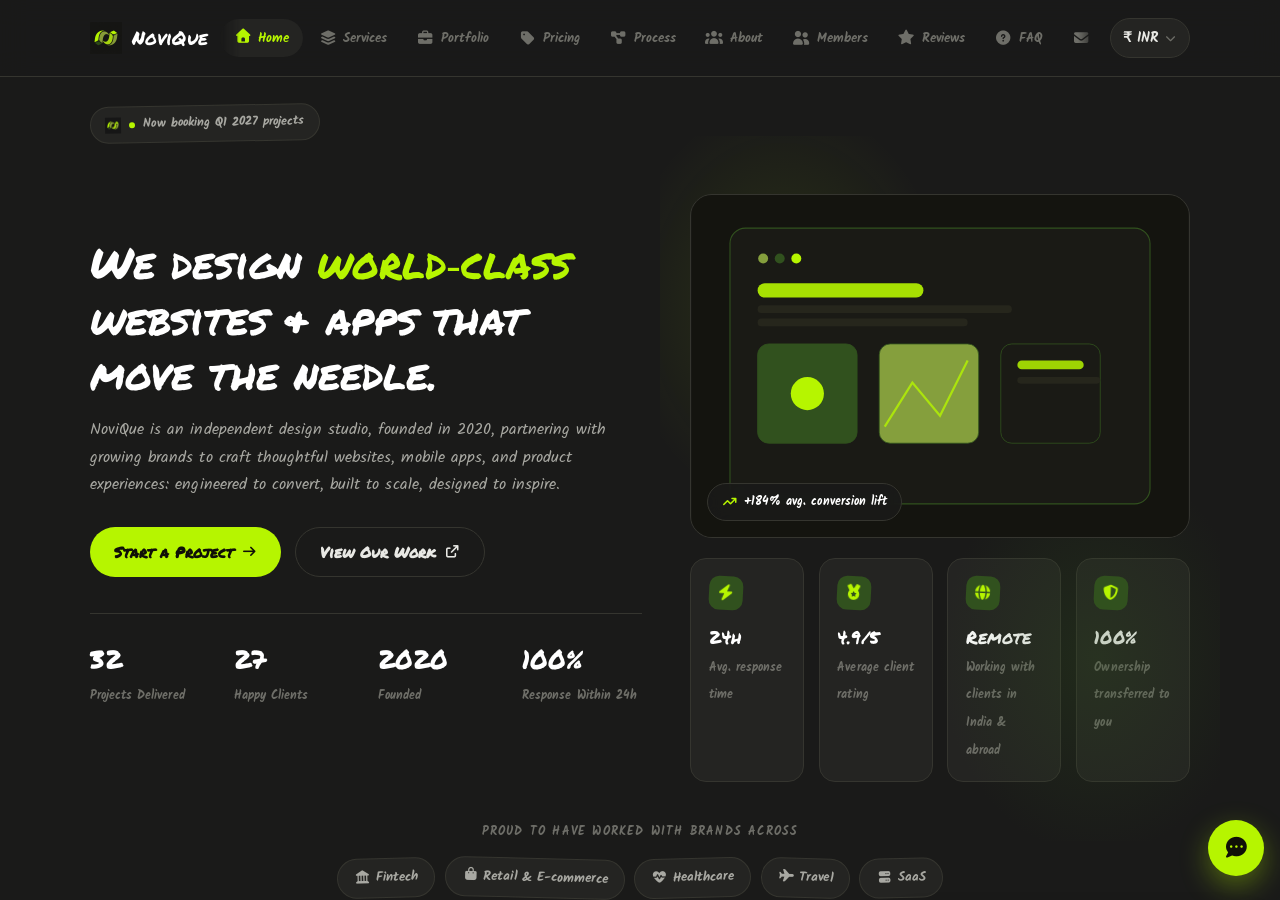
<file: index.html>
<!DOCTYPE html>
<html lang="en">
<head>
<meta charset="UTF-8">
<meta name="viewport" content="width=device-width, initial-scale=1.0, viewport-fit=cover, maximum-scale=5.0">
<title>NoviQue — Designed to Inspire | Independent Design Studio</title>
<meta name="description" content="NoviQue is an independent design studio crafting thoughtful websites, apps, UI/UX and branding for growing brands. Designed to Inspire.">
<meta name="keywords" content="digital agency, web design, web development, UI UX design, branding, mobile app design, AI solutions, SEO, digital marketing, India">
<meta name="author" content="NoviQue">
<meta name="theme-color" content="#1A1A19">
<meta name="color-scheme" content="dark">
<meta name="application-name" content="NoviQue">
<meta name="mobile-web-app-capable" content="yes">
<meta name="apple-mobile-web-app-capable" content="yes">
<meta name="apple-mobile-web-app-status-bar-style" content="black-translucent">
<meta name="apple-mobile-web-app-title" content="NoviQue">
<meta name="format-detection" content="telephone=no">

<!-- Open Graph -->
<meta property="og:type" content="website">
<meta property="og:title" content="NoviQue — Designed to Inspire">
<meta property="og:description" content="An independent design studio crafting thoughtful websites, apps, UI/UX and branding for growing brands.">
<meta property="og:image" content="assets/img/logo.png">
<meta property="og:url" content="https://novique.github.io/site">
<meta property="og:site_name" content="NoviQue">

<!-- Twitter -->
<meta name="twitter:card" content="summary_large_image">
<meta name="twitter:title" content="NoviQue — Designed to Inspire">
<meta name="twitter:description" content="An independent design studio crafting thoughtful websites, apps, UI/UX and branding for growing brands.">
<meta name="twitter:image" content="assets/img/logo.png">

<!-- Icons / PWA -->
<link rel="icon" type="image/png" sizes="32x32" href="icons/favicon-32.png">
<link rel="icon" type="image/png" sizes="16x16" href="icons/favicon-16.png">
<link rel="shortcut icon" href="icons/favicon.ico">
<link rel="apple-touch-icon" href="icons/apple-touch-icon.png">
<link rel="manifest" href="manifest.json">
<link rel="canonical" href="https://novique.github.io/site">

<!-- Fonts (self-hosted, no external CDN dependency) -->
<link rel="stylesheet" href="css/fonts.css">

<!-- Font Awesome (self-hosted) -->
<link rel="stylesheet" href="vendor/fontawesome/css/all.min.css">

<link rel="stylesheet" href="css/style.css">
</head>
<body>
<a href="#main" class="skip-link">Skip to content</a>

<!-- Hand-drawn "whiteboard marker" distortion filters, used selectively on
     larger decorative icons (service/mini-card/founder icons) for a
     marker-drawn feel — never on small nav/tab-bar glyphs. -->
<svg class="icon-sketch-defs" aria-hidden="true" focusable="false">
  <filter id="sketchWobble" x="-30%" y="-30%" width="160%" height="160%">
    <feTurbulence type="fractalNoise" baseFrequency="0.045 0.09" numOctaves="2" seed="7" result="noise"></feTurbulence>
    <feDisplacementMap in="SourceGraphic" in2="noise" scale="2.6" xChannelSelector="R" yChannelSelector="G"></feDisplacementMap>
  </filter>
</svg>

<!-- Doodle custom cursor: hand-drawn pencil tip + wobbly trailing ring.
     Desktop / fine-pointer only — hidden on touch devices via CSS + JS
     feature detection in js/doodle-cursor.js. -->
<div class="doodle-cursor" id="doodleCursor" aria-hidden="true">
  <i class="fa-solid fa-pencil" aria-hidden="true"></i>
</div>
<div class="doodle-ring" id="doodleRing" aria-hidden="true"></div>

<div class="offline-banner" id="offlineBanner"><i class="fa-solid fa-wifi" aria-hidden="true"></i> You're offline — showing cached content</div>

<div id="loader" aria-hidden="true">
  <div class="loader-inner">
    <img src="assets/img/logo.png" alt="" class="loader-logo">
    <div class="loader-bar"></div>
    <span class="loader-text">Designed to Inspire</span>
  </div>
</div>

<div id="appRoot">

  <!-- ============ TOP BAR ============ -->
  <header class="topbar" id="topbar">
    <div class="container topbar-inner">
      <a href="#" class="topbar-logo" data-tab-link="home" aria-label="NoviQue Home">
        <img src="assets/img/logo.png" alt="">
        <span class="topbar-logo-text">NoviQue</span>
      </a>

      <nav class="desktop-nav" aria-label="Primary">
        <button class="tab-btn" data-tab="home"><i class="fa-solid fa-house" aria-hidden="true"></i> Home</button>
        <button class="tab-btn" data-tab="services"><i class="fa-solid fa-layer-group" aria-hidden="true"></i> Services</button>
        <button class="tab-btn" data-tab="portfolio"><i class="fa-solid fa-briefcase" aria-hidden="true"></i> Portfolio</button>
        <button class="tab-btn" data-tab="pricing"><i class="fa-solid fa-tag" aria-hidden="true"></i> Pricing</button>
        <button class="tab-btn" data-tab="process"><i class="fa-solid fa-diagram-project" aria-hidden="true"></i> Process</button>
        <button class="tab-btn" data-tab="about"><i class="fa-solid fa-users" aria-hidden="true"></i> About</button>
        <button class="tab-btn" data-tab="members"><i class="fa-solid fa-user-group" aria-hidden="true"></i> Members</button>
        <button class="tab-btn" data-tab="testimonials"><i class="fa-solid fa-star" aria-hidden="true"></i> Reviews</button>
        <button class="tab-btn" data-tab="faq"><i class="fa-solid fa-circle-question" aria-hidden="true"></i> FAQ</button>
        <button class="tab-btn" data-tab="contact"><i class="fa-solid fa-envelope" aria-hidden="true"></i> Contact</button>
      </nav>

      <div class="topbar-actions">
        <div class="currency-switch" id="currencySwitch">
          <button class="currency-trigger" id="currencyTrigger" aria-haspopup="listbox" aria-expanded="false">
            <span id="currencyTriggerLabel">₹ INR</span>
            <i class="fa-solid fa-chevron-down" aria-hidden="true"></i>
          </button>
          <ul class="currency-panel" id="currencyPanel" role="listbox" aria-label="Choose currency">
            <li class="currency-option active" role="option" aria-selected="true" data-currency="INR">
              <span>₹ INR — Indian Rupee</span>
            </li>
            <li class="currency-option" role="option" aria-selected="false" data-currency="USD">
              <span>$ USD — US Dollar</span><span class="rate">approx.</span>
            </li>
          </ul>
        </div>
        <button class="icon-btn" id="installBtnTop" aria-label="Install NoviQue app" title="Install app" style="display:none;">
          <i class="fa-solid fa-arrow-down-to-line" aria-hidden="true"></i>
        </button>
      </div>
    </div>
  </header>

  <!-- ============ PAGE VIEWPORT ============ -->
  <main class="pages" id="main">

    <!-- ============ HOME ============ -->
    <section class="page active" id="page-home" data-page="home">
      <div class="container page-inner">

        <div class="hero-badge">
          <img src="assets/img/logo.png" alt="">
          <span class="dot" aria-hidden="true"></span>
          Now booking Q1 2027 projects
        </div>

        <div class="hero-grid">
          <div class="hero-copy">
            <h1>We design <span class="accent">world&#8209;class</span> websites &amp; apps that move the needle.</h1>
            <p class="hero-sub">NoviQue is an independent design studio, founded in 2020, partnering with growing brands to craft thoughtful websites, mobile apps, and product experiences: engineered to convert, built to scale, designed to inspire.</p>
            <div class="hero-actions">
              <button class="btn btn-primary" data-tab-link="contact">Start a Project <i class="fa-solid fa-arrow-right" aria-hidden="true"></i></button>
              <button class="btn btn-outline" data-tab-link="portfolio">View Our Work <i class="fa-solid fa-arrow-up-right-from-square" aria-hidden="true"></i></button>
            </div>
            <div class="hero-stats">
              <div class="hero-stat"><b class="counter" data-target="32">0</b><span>Projects Delivered</span></div>
              <div class="hero-stat"><b class="counter" data-target="27">0</b><span>Happy Clients</span></div>
              <div class="hero-stat"><b>2020</b><span>Founded</span></div>
              <div class="hero-stat"><b class="counter" data-target="100" data-suffix="%">0</b><span>Response Within 24h</span></div>
            </div>
          </div>

          <div class="hero-visual">
            <div class="hero-visual-frame">
              <img src="assets/img/hero-visual.svg" alt="Fintech mobile app dashboard mockup" loading="lazy">
              <span class="hero-visual-tag"><i class="fa-solid fa-arrow-trend-up" aria-hidden="true"></i> +184% avg. conversion lift</span>
            </div>
            <div class="home-mini-cards">
              <div class="mini-card">
                <div class="icon"><i class="fa-solid fa-bolt" aria-hidden="true"></i></div>
                <b>24h</b><span>Avg. response time</span>
              </div>
              <div class="mini-card">
                <div class="icon"><i class="fa-solid fa-medal" aria-hidden="true"></i></div>
                <b>4.9/5</b><span>Average client rating</span>
              </div>
              <div class="mini-card">
                <div class="icon"><i class="fa-solid fa-globe" aria-hidden="true"></i></div>
                <b>Remote</b><span>Working with clients in India &amp; abroad</span>
              </div>
              <div class="mini-card">
                <div class="icon"><i class="fa-solid fa-shield-halved" aria-hidden="true"></i></div>
                <b>100%</b><span>Ownership transferred to you</span>
              </div>
            </div>
          </div>
        </div>

        <div class="section-block" style="margin-top:2.5rem;">
          <p class="trust-label">Proud to have worked with brands across</p>
          <div class="trust-row">
            <span class="trust-chip"><i class="fa-solid fa-landmark" aria-hidden="true"></i> Fintech</span>
            <span class="trust-chip"><i class="fa-solid fa-bag-shopping" aria-hidden="true"></i> Retail &amp; E-commerce</span>
            <span class="trust-chip"><i class="fa-solid fa-heart-pulse" aria-hidden="true"></i> Healthcare</span>
            <span class="trust-chip"><i class="fa-solid fa-plane" aria-hidden="true"></i> Travel</span>
            <span class="trust-chip"><i class="fa-solid fa-server" aria-hidden="true"></i> SaaS</span>
          </div>
        </div>

        <div class="home-cta-band section-block">
          <div>
            <h3>Have a project in mind?</h3>
            <p>Tell us about it — we typically reply within one business day.</p>
          </div>
          <button class="btn btn-primary" data-tab-link="contact">Get in Touch <i class="fa-solid fa-arrow-right" aria-hidden="true"></i></button>
        </div>

        <div class="mini-footer">
          <img src="assets/img/logo.png" alt="">
          <p>&copy; <span id="yearHome"></span> NoviQue Studio. All rights reserved.</p>
          <div class="mini-footer-links">
            <a href="#" data-tab-link="faq">Privacy Policy</a>
            <a href="#" data-tab-link="faq">Terms of Service</a>
            <a href="#" data-tab-link="contact">Contact</a>
          </div>
        </div>
      </div>
    </section>

    <!-- ============ SERVICES ============ -->
    <section class="page" id="page-services" data-page="services">
      <div class="container page-inner">
        <div class="page-hero">
          <span class="eyebrow">What We Do</span>
          <h2>Full-spectrum digital craft, under one studio.</h2>
          <p>From first sketch to shipped product, we cover every discipline needed to launch a brand that performs: strategically, visually, and technically.</p>
        </div>

        <div class="services-grid">
          <div class="service-card">
            <span class="service-num">01</span>
            <div class="service-icon"><i class="fa-solid fa-pen-ruler" aria-hidden="true"></i></div>
            <h3>Website Design</h3>
            <p>Bespoke, conversion-focused websites that reflect your brand's ambition, from marketing sites to complex web platforms.</p>
            <div class="service-tags"><span>Figma</span><span>Design Systems</span><span>Responsive</span></div>
            <div class="service-price-tag"><b class="price-inr" data-inr="8000">₹8,000</b><span>starting · 20% off first project</span></div>
          </div>
          <div class="service-card">
            <span class="service-num">02</span>
            <div class="service-icon"><i class="fa-solid fa-code" aria-hidden="true"></i></div>
            <h3>Web Development</h3>
            <p>Fast, scalable front and back-end builds using modern frameworks, headless CMS, and rock-solid architecture.</p>
            <div class="service-tags"><span>React</span><span>Next.js</span><span>Headless CMS</span></div>
            <div class="service-price-tag"><b class="price-inr" data-inr="39999">₹39,999</b><span>starting</span></div>
          </div>
          <div class="service-card">
            <span class="service-num">03</span>
            <div class="service-icon"><i class="fa-solid fa-mobile-screen-button" aria-hidden="true"></i></div>
            <h3>Mobile App Design</h3>
            <p>Native and cross-platform app experiences engineered for delight, retention, and App Store-ready polish.</p>
            <div class="service-tags"><span>iOS</span><span>Android</span><span>Prototyping</span></div>
            <div class="service-price-tag"><b class="price-inr" data-inr="10000">₹10,000</b><span>starting · free hosting for life</span></div>
          </div>
          <div class="service-card">
            <span class="service-num">04</span>
            <div class="service-icon"><i class="fa-solid fa-layer-group" aria-hidden="true"></i></div>
            <h3>UI/UX Design</h3>
            <p>Research-driven interface design that balances aesthetics with usability, validated through real user testing.</p>
            <div class="service-tags"><span>User Research</span><span>Wireframes</span><span>Motion</span></div>
            <div class="service-price-tag"><b class="price-inr" data-inr="19999">₹19,999</b><span>starting</span></div>
          </div>
          <div class="service-card">
            <span class="service-num">05</span>
            <div class="service-icon"><i class="fa-solid fa-palette" aria-hidden="true"></i></div>
            <h3>Branding</h3>
            <p>Identity systems: logo, typography, voice, and visual language, built to travel across every touchpoint.</p>
            <div class="service-tags"><span>Identity</span><span>Strategy</span><span>Guidelines</span></div>
            <div class="service-price-tag"><b class="price-inr" data-inr="14999">₹14,999</b><span>starting</span></div>
          </div>
          <div class="service-card">
            <span class="service-num">06</span>
            <div class="service-icon"><i class="fa-solid fa-brain" aria-hidden="true"></i></div>
            <h3>AI Solutions</h3>
            <p>Custom AI integrations, intelligent automations, and LLM-powered features embedded directly into your product.</p>
            <div class="service-tags"><span>LLM Integration</span><span>Automation</span><span>Copilots</span></div>
            <div class="service-price-tag"><b class="price-inr" data-inr="49999">₹49,999</b><span>starting</span></div>
          </div>
          <div class="service-card">
            <span class="service-num">07</span>
            <div class="service-icon"><i class="fa-solid fa-bullhorn" aria-hidden="true"></i></div>
            <h3>Digital Marketing</h3>
            <p>Performance campaigns across paid, social, and email, engineered around funnels that actually convert.</p>
            <div class="service-tags"><span>Paid Media</span><span>Email</span><span>Analytics</span></div>
            <div class="service-price-tag"><b class="price-inr" data-inr="12999">₹12,999</b><span>/ month</span></div>
          </div>
          <div class="service-card">
            <span class="service-num">08</span>
            <div class="service-icon"><i class="fa-solid fa-magnifying-glass-chart" aria-hidden="true"></i></div>
            <h3>SEO</h3>
            <p>Technical and content SEO that compounds, built for organic growth that outlasts any single campaign.</p>
            <div class="service-tags"><span>Technical SEO</span><span>Content</span><span>Link Building</span></div>
            <div class="service-price-tag"><b class="price-inr" data-inr="9999">₹9,999</b><span>/ month</span></div>
          </div>
          <div class="service-card">
            <span class="service-num">09</span>
            <div class="service-icon"><i class="fa-solid fa-cubes" aria-hidden="true"></i></div>
            <h3>Custom Software</h3>
            <p>Internal tools, SaaS platforms, and complex web applications engineered for scale and long-term maintainability.</p>
            <div class="service-tags"><span>SaaS</span><span>APIs</span><span>Cloud</span></div>
            <div class="service-price-tag"><b>Custom</b><span>quote</span></div>
          </div>
        </div>

        <div class="home-cta-band section-block">
          <div>
            <h3>Not sure which service fits?</h3>
            <p>Chat with Nova or send us your idea, we'll point you in the right direction.</p>
          </div>
          <button class="btn btn-primary" data-tab-link="contact">Ask Us <i class="fa-solid fa-arrow-right" aria-hidden="true"></i></button>
        </div>
      </div>
    </section>

    <!-- ============ PORTFOLIO ============ -->
    <section class="page" id="page-portfolio" data-page="portfolio">
      <div class="container page-inner">
        <div class="page-hero">
          <span class="eyebrow">Selected Work</span>
          <h2>Projects our clients are proud to show off.</h2>
          <p>A look at recent engagements across mobile apps, websites, branding and UI/UX.</p>
        </div>

        <div class="filter-bar" role="group" aria-label="Filter portfolio by category">
          <button class="filter-btn active" data-filter="all">All Work</button>
          <button class="filter-btn" data-filter="web">Web Design</button>
          <button class="filter-btn" data-filter="app">Mobile Apps</button>
          <button class="filter-btn" data-filter="brand">Branding</button>
          <button class="filter-btn" data-filter="uiux">UI/UX</button>
        </div>

        <div class="portfolio-grid" id="portfolioGrid">
          <article class="project-card show" data-category="app">
            <div class="project-media">
              <img src="assets/img/projects/orbital-finance.svg" alt="Orbital Finance mobile banking app interface" loading="lazy">
              <span class="project-cat">Mobile App</span>
            </div>
            <div class="project-info">
              <h3>Orbital Finance</h3>
              <p>Mobile banking app redesign for a fintech scale-up.</p>
              <div class="project-tags"><span>Figma</span><span>Swift UI</span><span>Fintech</span></div>
              <div class="project-result"><i class="fa-solid fa-arrow-trend-up" aria-hidden="true"></i> +64% user engagement</div>
            </div>
          </article>

          <article class="project-card show" data-category="web">
            <div class="project-media">
              <img src="assets/img/projects/northfield-goods.svg" alt="Northfield e-commerce website design" loading="lazy">
              <span class="project-cat">Web Design</span>
            </div>
            <div class="project-info">
              <h3>Northfield Goods</h3>
              <p>Headless commerce experience for a premium homeware brand.</p>
              <div class="project-tags"><span>Next.js</span><span>Shopify</span><span>E-commerce</span></div>
              <div class="project-result"><i class="fa-solid fa-arrow-trend-up" aria-hidden="true"></i> +112% conversion rate</div>
            </div>
          </article>

          <article class="project-card show" data-category="brand">
            <div class="project-media">
              <img src="assets/img/projects/quanta-health.svg" alt="Quanta Health brand identity design" loading="lazy">
              <span class="project-cat">Branding</span>
            </div>
            <div class="project-info">
              <h3>Quanta Health</h3>
              <p>Full identity system for a digital health platform.</p>
              <div class="project-tags"><span>Identity</span><span>Guidelines</span><span>Healthcare</span></div>
              <div class="project-result"><i class="fa-solid fa-arrow-trend-up" aria-hidden="true"></i> Rebrand across 14 touchpoints</div>
            </div>
          </article>

          <article class="project-card show" data-category="uiux">
            <div class="project-media">
              <img src="assets/img/projects/voltiq-dashboard.svg" alt="Voltiq SaaS dashboard UI/UX design" loading="lazy">
              <span class="project-cat">UI/UX</span>
            </div>
            <div class="project-info">
              <h3>Voltiq Dashboard</h3>
              <p>Data-dense SaaS dashboard redesigned for clarity.</p>
              <div class="project-tags"><span>User Research</span><span>Design System</span><span>SaaS</span></div>
              <div class="project-result"><i class="fa-solid fa-arrow-trend-up" aria-hidden="true"></i> -38% support tickets</div>
            </div>
          </article>

          <article class="project-card show" data-category="app">
            <div class="project-media">
              <img src="assets/img/projects/aeroloop-travel.svg" alt="Aeroloop travel booking app design" loading="lazy">
              <span class="project-cat">Mobile App</span>
            </div>
            <div class="project-info">
              <h3>Aeroloop Travel</h3>
              <p>Cross-platform booking app for a travel-tech startup.</p>
              <div class="project-tags"><span>React Native</span><span>Prototyping</span><span>Travel</span></div>
              <div class="project-result"><i class="fa-solid fa-arrow-trend-up" aria-hidden="true"></i> 4.8 star App Store rating</div>
            </div>
          </article>

          <article class="project-card show" data-category="web">
            <div class="project-media">
              <img src="assets/img/projects/lumen-retail.svg" alt="Lumen Retail marketing website design" loading="lazy">
              <span class="project-cat">Web Design</span>
            </div>
            <div class="project-info">
              <h3>Lumen Retail</h3>
              <p>Marketing site and CMS overhaul for a retail group.</p>
              <div class="project-tags"><span>Webflow</span><span>Animation</span><span>Retail</span></div>
              <div class="project-result"><i class="fa-solid fa-arrow-trend-up" aria-hidden="true"></i> +76% organic traffic</div>
            </div>
          </article>
        </div>

        <div class="empty-state" id="portfolioEmpty" style="display:none;">
          <i class="fa-regular fa-folder-open" aria-hidden="true"></i>
          No projects in this category yet — check back soon.
        </div>

        <!-- ============ CASE STUDIES ============ -->
        <div class="section-block" style="margin-top:2.75rem;">
          <div class="section-title-row">
            <span class="eyebrow">Deep Dives</span>
            <h2>The story behind the pixels.</h2>
            <p>A closer look at how we approach discovery, design and delivery. Tap a project to expand its case study.</p>
          </div>

          <div class="case-list">
            <div class="case-item">
              <div class="case-head" data-case-toggle>
                <div class="case-head-left">
                  <span class="case-num">01</span>
                  <div>
                    <h3>Orbital Finance: Mobile Banking Reimagined</h3>
                    <span>Fintech · Mobile App Design &amp; Development</span>
                  </div>
                </div>
                <span class="case-toggle"><i class="fa-solid fa-plus" aria-hidden="true"></i></span>
              </div>
              <div class="case-body">
                <div class="case-body-inner">
                  <img src="assets/img/projects/orbital-finance-case.svg" alt="Orbital Finance app screens" loading="lazy">
                  <div>
                    <p>Orbital Finance came to us with a functional but dated banking app losing users to sleeker competitors. We rebuilt the experience from research up: simplifying navigation, redesigning the transaction flow, and introducing a calmer visual language.</p>
                    <div class="case-meta">
                      <div><b>+64%</b><span>Engagement lift</span></div>
                      <div><b>12 wks</b><span>Design to launch</span></div>
                      <div><b>4.7 stars</b><span>App Store rating</span></div>
                      <div><b>-41%</b><span>Support tickets</span></div>
                    </div>
                    <button class="btn btn-sm btn-outline" data-tab-link="contact">Discuss a similar project</button>
                  </div>
                </div>
              </div>
            </div>

            <div class="case-item">
              <div class="case-head" data-case-toggle>
                <div class="case-head-left">
                  <span class="case-num">02</span>
                  <div>
                    <h3>Northfield Goods: Headless Commerce Rebuild</h3>
                    <span>Retail · Web Development &amp; SEO</span>
                  </div>
                </div>
                <span class="case-toggle"><i class="fa-solid fa-plus" aria-hidden="true"></i></span>
              </div>
              <div class="case-body">
                <div class="case-body-inner">
                  <img src="assets/img/projects/northfield-goods-case.svg" alt="Northfield Goods website screens" loading="lazy">
                  <div>
                    <p>Northfield needed a storefront that matched the quality of their products. We migrated them to a headless architecture, rebuilt the design system, and layered in technical SEO, turning their site into a genuine growth channel.</p>
                    <div class="case-meta">
                      <div><b>+112%</b><span>Conversion rate</span></div>
                      <div><b>+76%</b><span>Organic traffic</span></div>
                      <div><b>1.2s</b><span>Avg. load time</span></div>
                      <div><b>9 wks</b><span>Full rebuild</span></div>
                    </div>
                    <button class="btn btn-sm btn-outline" data-tab-link="contact">Discuss a similar project</button>
                  </div>
                </div>
              </div>
            </div>

            <div class="case-item">
              <div class="case-head" data-case-toggle>
                <div class="case-head-left">
                  <span class="case-num">03</span>
                  <div>
                    <h3>Voltiq: Simplifying a Complex SaaS Dashboard</h3>
                    <span>SaaS · UI/UX Design &amp; Design Systems</span>
                  </div>
                </div>
                <span class="case-toggle"><i class="fa-solid fa-plus" aria-hidden="true"></i></span>
              </div>
              <div class="case-body">
                <div class="case-body-inner">
                  <img src="assets/img/projects/voltiq-dashboard-case.svg" alt="Voltiq dashboard redesign screens" loading="lazy">
                  <div>
                    <p>Voltiq's dashboard had grown organically for years into something powerful but overwhelming. Through structured user research and a new component-based design system, we cut cognitive load without removing functionality.</p>
                    <div class="case-meta">
                      <div><b>-38%</b><span>Support tickets</span></div>
                      <div><b>+29%</b><span>Feature adoption</span></div>
                      <div><b>140+</b><span>Components shipped</span></div>
                      <div><b>16 wks</b><span>Research to rollout</span></div>
                    </div>
                    <button class="btn btn-sm btn-outline" data-tab-link="contact">Discuss a similar project</button>
                  </div>
                </div>
              </div>
            </div>
          </div>
        </div>

        <div class="home-cta-band section-block">
          <div>
            <h3>Want to see more?</h3>
            <p>Ask us for a curated deck of case studies relevant to your industry.</p>
          </div>
          <button class="btn btn-primary" data-tab-link="contact">See Full Portfolio <i class="fa-solid fa-arrow-right" aria-hidden="true"></i></button>
        </div>
      </div>
    </section>

    <!-- ============ PRICING ============ -->
    <section class="page" id="page-pricing" data-page="pricing">
      <div class="container page-inner">
        <div class="page-hero">
          <span class="eyebrow">Investment</span>
          <h2>Transparent pricing for every stage of growth.</h2>
          <p>Every plan is a starting point. We tailor scope, timeline and team composition to your goals during a free discovery call.</p>
        </div>

        <div class="pricing-intro-note" id="pricingIntroNote">
          <i class="fa-solid fa-circle-info" aria-hidden="true"></i>
          <span id="pricingIntroText">Prices shown in Indian Rupees (₹). Switch to USD from the currency selector at the top for an approximate conversion.</span>
        </div>

        <div class="pricing-grid">
          <div class="price-card featured">
            <span class="price-badge">Launch Offer · 20% Off</span>
            <div class="price-tier">Website</div>
            <div class="price-amount">
              <span class="price-strike price-inr" data-inr="10000">₹10,000</span>
              <b class="price-inr" data-inr="8000">₹8,000</b><span>/ project</span>
            </div>
            <div class="price-amount-usd price-usd-line" data-inr="8000">approx. $96 USD</div>
            <p class="price-desc">A polished, conversion-ready website — first-order pricing, full ownership, nothing held back.</p>
            <ul class="price-features">
              <li><i class="fa-solid fa-circle-check" aria-hidden="true"></i> Custom-designed, responsive website</li>
              <li><i class="fa-solid fa-circle-check" aria-hidden="true"></i> 20% off on your first project</li>
              <li><i class="fa-solid fa-circle-check" aria-hidden="true"></i> 2 free updates every week</li>
              <li><i class="fa-solid fa-circle-check" aria-hidden="true"></i> Basic SEO setup</li>
              <li><i class="fa-solid fa-circle-check" aria-hidden="true"></i> Content management system</li>
              <li><i class="fa-solid fa-circle-check" aria-hidden="true"></i> Fast turnaround</li>
            </ul>
            <button class="btn btn-primary btn-block" data-tab-link="contact">Get Started</button>
          </div>

          <div class="price-card featured">
            <span class="price-badge">Most Popular</span>
            <div class="price-tier">Mobile App</div>
            <div class="price-amount"><b class="price-inr" data-inr="10000">₹10,000</b><span>/ project</span></div>
            <div class="price-amount-usd price-usd-line" data-inr="10000">approx. $120 USD</div>
            <p class="price-desc">A native or cross-platform app build, published and hosted for you at no extra cost, for life.</p>
            <ul class="price-features">
              <li><i class="fa-solid fa-circle-check" aria-hidden="true"></i> iOS &amp; Android-ready app build</li>
              <li><i class="fa-solid fa-circle-check" aria-hidden="true"></i> 4 free updates every month</li>
              <li><i class="fa-solid fa-circle-check" aria-hidden="true"></i> Free publishing to app stores</li>
              <li><i class="fa-solid fa-circle-check" aria-hidden="true"></i> Free lifetime hosting</li>
              <li><i class="fa-solid fa-circle-check" aria-hidden="true"></i> UI/UX design &amp; prototyping</li>
              <li><i class="fa-solid fa-circle-check" aria-hidden="true"></i> Fast turnaround</li>
            </ul>
            <button class="btn btn-primary btn-block" data-tab-link="contact">Get Started</button>
          </div>

          <div class="price-card">
            <div class="price-tier">Premium</div>
            <div class="price-amount"><b>Custom</b><span>quote</span></div>
            <div class="price-amount-usd">Tailored to scope</div>
            <p class="price-desc">For established brands and platforms needing full-scale digital transformation.</p>
            <ul class="price-features">
              <li><i class="fa-solid fa-circle-check" aria-hidden="true"></i> Unlimited pages &amp; flows</li>
              <li><i class="fa-solid fa-circle-check" aria-hidden="true"></i> Full brand identity system</li>
              <li><i class="fa-solid fa-circle-check" aria-hidden="true"></i> Native or cross-platform app</li>
              <li><i class="fa-solid fa-circle-check" aria-hidden="true"></i> Custom software &amp; AI features</li>
              <li><i class="fa-solid fa-circle-check" aria-hidden="true"></i> Dedicated project team</li>
              <li><i class="fa-solid fa-circle-check" aria-hidden="true"></i> Priority support &amp; SLAs</li>
              <li><i class="fa-solid fa-circle-check" aria-hidden="true"></i> Ongoing growth partnership</li>
            </ul>
            <button class="btn btn-outline btn-block" data-tab-link="contact">Request a Quote</button>
          </div>
        </div>
        <p class="pricing-fine-note">Launch pricing (₹8,000 website / ₹10,000 mobile app) applies to first projects with NoviQue. The 20% website discount is a one-time, first-order offer. Free update allowances cover reasonable content and minor design changes; larger scope changes are quoted separately.</p>

        <h3 class="pricing-addon-title">Add-ons &amp; retainers</h3>
        <div class="addon-grid">
          <div class="addon-card">
            <div><b>Monthly SEO retainer</b><span>Ongoing technical &amp; content SEO</span></div>
            <div class="addon-price price-inr" data-inr="9999">₹9,999/mo</div>
          </div>
          <div class="addon-card">
            <div><b>Monthly maintenance</b><span>Updates, backups &amp; monitoring</span></div>
            <div class="addon-price price-inr" data-inr="4999">₹4,999/mo</div>
          </div>
          <div class="addon-card">
            <div><b>Extra design page</b><span>Beyond plan scope</span></div>
            <div class="addon-price price-inr" data-inr="3999">₹3,999</div>
          </div>
          <div class="addon-card">
            <div><b>Rush delivery</b><span>Priority scheduling</span></div>
            <div class="addon-price price-inr" data-inr="14999">₹14,999</div>
          </div>
        </div>
      </div>
    </section>

    <!-- ============ PROCESS ============ -->
    <section class="page" id="page-process" data-page="process">
      <div class="container page-inner">
        <div class="page-hero">
          <span class="eyebrow">How We Work</span>
          <h2>A proven process, refined over 30+ projects.</h2>
          <p>Every engagement follows the same disciplined path: from understanding your business to supporting you long after launch.</p>
        </div>

        <div class="process-timeline">
          <div class="process-step">
            <div class="process-dot">01</div>
            <div><h4>Discover</h4><p>Stakeholder interviews, audits &amp; goal-setting.</p></div>
          </div>
          <div class="process-step">
            <div class="process-dot">02</div>
            <div><h4>Strategy</h4><p>Positioning, sitemaps &amp; success metrics.</p></div>
          </div>
          <div class="process-step">
            <div class="process-dot">03</div>
            <div><h4>Wireframe</h4><p>Low-fidelity structure &amp; user flows.</p></div>
          </div>
          <div class="process-step">
            <div class="process-dot">04</div>
            <div><h4>Design</h4><p>High-fidelity UI, motion &amp; design systems.</p></div>
          </div>
          <div class="process-step">
            <div class="process-dot">05</div>
            <div><h4>Development</h4><p>Clean, scalable, well-tested engineering.</p></div>
          </div>
          <div class="process-step">
            <div class="process-dot">06</div>
            <div><h4>Launch</h4><p>QA, performance tuning &amp; go-live support.</p></div>
          </div>
          <div class="process-step">
            <div class="process-dot">07</div>
            <div><h4>Support</h4><p>Ongoing care, iteration &amp; optimization.</p></div>
          </div>
        </div>

        <div class="home-cta-band section-block">
          <div>
            <h3>Ready to start Step 01?</h3>
            <p>Book a free discovery call and let's talk through your goals.</p>
          </div>
          <button class="btn btn-primary" data-tab-link="contact">Book a Call <i class="fa-solid fa-arrow-right" aria-hidden="true"></i></button>
        </div>
      </div>
    </section>

    <!-- ============ ABOUT ============ -->
    <section class="page" id="page-about" data-page="about">
      <div class="container page-inner">
        <div class="page-hero">
          <span class="eyebrow">About NoviQue</span>
          <h2>A studio built for brands who refuse to look ordinary.</h2>
        </div>

        <div class="about-grid">
          <div>
            <div class="about-visual">
              <img src="assets/img/about-visual.svg" alt="NoviQue design studio team collaborating" loading="lazy">
            </div>
          </div>
          <div class="about-copy">
            <p>NoviQue started in 2020 as a small design studio with a simple belief: most digital products settle for "good enough." We didn't want to build good enough. We wanted to build the kind of work our clients are genuinely proud to show off.</p>
            <p>We're a small, hands-on team of designers, engineers, and strategists led by founder <b>Rajdeep Singh</b>, working directly with founders and growing teams to ship websites and apps that actually move business metrics, not just fill a portfolio. No account managers, no hand-offs: you work with the people actually building your project.</p>
            <div class="about-values">
              <div class="about-value">
                <i class="fa-solid fa-bullseye" aria-hidden="true"></i>
                <div><b>Outcome-obsessed</b><p>Every pixel is tied to a measurable goal.</p></div>
              </div>
              <div class="about-value">
                <i class="fa-solid fa-handshake" aria-hidden="true"></i>
                <div><b>True partnership</b><p>We embed with your team, not just your inbox.</p></div>
              </div>
              <div class="about-value">
                <i class="fa-solid fa-gem" aria-hidden="true"></i>
                <div><b>Craft over trends</b><p>Timeless design decisions, not fads.</p></div>
              </div>
              <div class="about-value">
                <i class="fa-solid fa-bolt" aria-hidden="true"></i>
                <div><b>Built to scale</b><p>Architecture and systems made for growth.</p></div>
              </div>
            </div>
          </div>
        </div>

        <div class="about-counters">
          <div class="counter-item"><b class="counter" data-target="32">0</b><span>Projects Completed</span></div>
          <div class="counter-item"><b class="counter" data-target="27">0</b><span>Happy Clients</span></div>
          <div class="counter-item"><b>2020</b><span>Founded</span></div>
          <div class="counter-item"><b class="counter" data-target="100" data-suffix="%">0</b><span>Response Within 24h</span></div>
        </div>
      </div>
    </section>

    <!-- ============ TESTIMONIALS ============ -->
    <section class="page" id="page-testimonials" data-page="testimonials">
      <div class="container page-inner">
        <div class="page-hero">
          <span class="eyebrow">Client Voices</span>
          <h2>Trusted by teams who demand excellence.</h2>
        </div>

        <div class="testi-grid">
          <div class="testi-card">
            <div class="testi-stars" aria-label="5 out of 5 stars"><i class="fa-solid fa-star"></i><i class="fa-solid fa-star"></i><i class="fa-solid fa-star"></i><i class="fa-solid fa-star"></i><i class="fa-solid fa-star"></i></div>
            <p class="testi-quote">NoviQue didn't just redesign our app, they rebuilt how our users think about our product. Engagement metrics we'd been chasing for two years moved within a single quarter.</p>
            <div class="testi-person">
              <div class="testi-avatar">EM</div>
              <div><b>Elena Marsh</b><span>Head of Product, Orbital Finance</span></div>
            </div>
          </div>
          <div class="testi-card">
            <div class="testi-stars" aria-label="5 out of 5 stars"><i class="fa-solid fa-star"></i><i class="fa-solid fa-star"></i><i class="fa-solid fa-star"></i><i class="fa-solid fa-star"></i><i class="fa-solid fa-star"></i></div>
            <p class="testi-quote">The team's process is exceptional: thorough discovery, sharp strategy, and design work that felt custom-built for our brand from the very first concept.</p>
            <div class="testi-person">
              <div class="testi-avatar">DO</div>
              <div><b>Daniel Osei</b><span>Founder, Northfield Goods</span></div>
            </div>
          </div>
          <div class="testi-card">
            <div class="testi-stars" aria-label="5 out of 5 stars"><i class="fa-solid fa-star"></i><i class="fa-solid fa-star"></i><i class="fa-solid fa-star"></i><i class="fa-solid fa-star"></i><i class="fa-solid fa-star"></i></div>
            <p class="testi-quote">We've worked with three other agencies before NoviQue. None came close to this level of craft, communication, and genuine investment in our results.</p>
            <div class="testi-person">
              <div class="testi-avatar">PN</div>
              <div><b>Priya Nathan</b><span>VP Design, Voltiq</span></div>
            </div>
          </div>
          <div class="testi-card">
            <div class="testi-stars" aria-label="5 out of 5 stars"><i class="fa-solid fa-star"></i><i class="fa-solid fa-star"></i><i class="fa-solid fa-star"></i><i class="fa-solid fa-star"></i><i class="fa-solid fa-star"></i></div>
            <p class="testi-quote">Our new site paid for itself within six weeks of launch. NoviQue understands that great design has to perform, not just look good.</p>
            <div class="testi-person">
              <div class="testi-avatar">MV</div>
              <div><b>Marcus Vale</b><span>CEO, Lumen Retail</span></div>
            </div>
          </div>
        </div>
      </div>
    </section>

    <!-- ============ MEMBERS ============ -->
    <section class="page" id="page-members" data-page="members">
      <div class="container page-inner">
        <div class="page-hero">
          <span class="eyebrow">The Team</span>
          <h2>Meet the people behind NoviQue.</h2>
          <p>A small, hands-on team — and always open to adding sharp designers, engineers, and strategists who care about craft.</p>
        </div>

        <div class="founder-card">
          <div class="founder-avatar">RS</div>
          <div class="founder-info">
            <b>Rajdeep Singh</b>
            <span>Founder, NoviQue</span>
            <p>Leads NoviQue's design and engineering direction, working directly with clients from first call to final launch.</p>
          </div>
        </div>

        <h3 class="pricing-addon-title">Join the team</h3>
        <p class="members-apply-intro">Think you'd be a good fit? Fill in the form below and your application goes straight to our WhatsApp — we'll get back to you personally.</p>

        <form class="contact-form" id="applyForm" novalidate>
          <div class="form-success" id="applySuccess"><i class="fa-solid fa-circle-check" aria-hidden="true"></i> Thanks, your application is on its way to us on WhatsApp.</div>
          <div class="form-row">
            <div class="form-group">
              <label for="afname">Full Name</label>
              <input type="text" id="afname" name="afname" placeholder="Your full name" required autocomplete="name">
            </div>
            <div class="form-group">
              <label for="afemail">Email Address</label>
              <input type="email" id="afemail" name="afemail" placeholder="you@email.com" required autocomplete="email">
            </div>
          </div>
          <div class="form-row">
            <div class="form-group">
              <label for="afphone">Phone / WhatsApp</label>
              <input type="tel" id="afphone" name="afphone" placeholder="+91 XXXXX XXXXX" autocomplete="tel">
            </div>
            <div class="form-group">
              <label for="afrole">Role You're Applying For</label>
              <select id="afrole" name="afrole">
                <option>Web Designer</option>
                <option>Web Developer</option>
                <option>Mobile App Developer</option>
                <option>UI/UX Designer</option>
                <option>Brand / Graphic Designer</option>
                <option>AI / ML Engineer</option>
                <option>Digital Marketer</option>
                <option>SEO Specialist</option>
                <option>Other</option>
              </select>
            </div>
          </div>
          <div class="form-group">
            <label for="afportfolio">Portfolio / LinkedIn / GitHub Link</label>
            <input type="text" id="afportfolio" name="afportfolio" placeholder="https://...">
          </div>
          <div class="form-group">
            <label for="afmessage">Why do you want to join NoviQue?</label>
            <textarea id="afmessage" name="afmessage" placeholder="Tell us about your experience and why you'd be a good fit..." required></textarea>
          </div>
          <button type="submit" class="btn btn-primary btn-block">Submit Application <i class="fa-brands fa-whatsapp" aria-hidden="true"></i></button>
          <p class="form-note">Submitting opens WhatsApp with your application pre-filled to send to our team — nothing is stored on our servers.</p>
        </form>
      </div>
    </section>

    <!-- ============ FAQ ============ -->
    <section class="page" id="page-faq" data-page="faq">
      <div class="container page-inner">
        <div class="page-hero">
          <span class="eyebrow">Questions</span>
          <h2>Frequently asked questions.</h2>
          <p>Can't find what you're looking for? Reach out and our team will get back to you within one business day.</p>
        </div>

        <div class="faq-wrap">
          <div class="faq-item">
            <div class="faq-q" data-faq-toggle><h4>How long does a typical project take?</h4><i class="fa-solid fa-plus" aria-hidden="true"></i></div>
            <div class="faq-a"><div class="faq-a-inner">Timelines depend on scope: a marketing site typically takes 2 to 4 weeks, while a full product design and development engagement runs 8 to 16 weeks. We'll give you a precise timeline after our discovery call.</div></div>
          </div>
          <div class="faq-item">
            <div class="faq-q" data-faq-toggle><h4>Do you work with startups or only enterprise clients?</h4><i class="fa-solid fa-plus" aria-hidden="true"></i></div>
            <div class="faq-a"><div class="faq-a-inner">Both. Our Starter and Growth plans are built for early-stage and scaling companies, while our Premium tier serves enterprise teams needing dedicated resourcing and custom software.</div></div>
          </div>
          <div class="faq-item">
            <div class="faq-q" data-faq-toggle><h4>What does the payment structure look like?</h4><i class="fa-solid fa-plus" aria-hidden="true"></i></div>
            <div class="faq-a"><div class="faq-a-inner">Most engagements are split into three milestones: 40% at kickoff, 30% at design approval, and 30% at launch. Retainer and monthly billing options are available for ongoing partnerships. Payments accepted via UPI, bank transfer and major cards.</div></div>
          </div>
          <div class="faq-item">
            <div class="faq-q" data-faq-toggle><h4>Will I own the final designs and code?</h4><i class="fa-solid fa-plus" aria-hidden="true"></i></div>
            <div class="faq-a"><div class="faq-a-inner">Absolutely. Once final payment is received, full ownership of all design files, source code and assets transfers to you: no licensing fees, no lock-in.</div></div>
          </div>
          <div class="faq-item">
            <div class="faq-q" data-faq-toggle><h4>Do you offer support after launch?</h4><i class="fa-solid fa-plus" aria-hidden="true"></i></div>
            <div class="faq-a"><div class="faq-a-inner">Yes, every plan includes a support window post-launch, and we offer ongoing retainer packages for continued iteration, monitoring and optimization work.</div></div>
          </div>
          <div class="faq-item">
            <div class="faq-q" data-faq-toggle><h4>Can you work with our existing in-house team?</h4><i class="fa-solid fa-plus" aria-hidden="true"></i></div>
            <div class="faq-a"><div class="faq-a-inner">Definitely. We regularly collaborate alongside internal design, product and engineering teams, either leading a workstream or supporting yours as an extension of it.</div></div>
          </div>
          <div class="faq-item">
            <div class="faq-q" data-faq-toggle><h4>Do you charge in Indian Rupees or US Dollars?</h4><i class="fa-solid fa-plus" aria-hidden="true"></i></div>
            <div class="faq-a"><div class="faq-a-inner">Our default pricing is listed in Indian Rupees (₹). International clients can view an approximate USD conversion using the currency switcher, and final invoices can be issued in either currency by agreement.</div></div>
          </div>
        </div>
      </div>
    </section>

    <!-- ============ CONTACT ============ -->
    <section class="page" id="page-contact" data-page="contact">
      <div class="container page-inner">
        <div class="page-hero">
          <span class="eyebrow">Get In Touch</span>
          <h2>Let's build something worth remembering.</h2>
          <p>Tell us about your project and we'll respond within one business day.</p>
        </div>

        <div class="contact-detail">
          <i class="fa-solid fa-envelope" aria-hidden="true"></i>
          <div><a href="mailto:novique.team@gmail.com">novique.team@gmail.com</a><span>General &amp; project inquiries</span></div>
        </div>
        <div class="contact-detail">
          <i class="fa-solid fa-phone" aria-hidden="true"></i>
          <div><a href="tel:+917005966672">+91 70059 66672</a><span>Mon to Sat, 10am to 7pm IST</span></div>
        </div>
        <div class="contact-detail">
          <i class="fa-brands fa-whatsapp" aria-hidden="true"></i>
          <div><a href="https://wa.me/917005966672" target="_blank" rel="noopener">+91 70059 66672</a><span>Chat with us on WhatsApp</span></div>
        </div>
        <div class="contact-detail">
          <i class="fa-solid fa-location-dot" aria-hidden="true"></i>
          <div><b>Remote-first studio, India</b><span>Working with clients everywhere</span></div>
        </div>

        <div class="contact-quick-row">
          <a class="contact-quick whatsapp" href="https://wa.me/917005966672" target="_blank" rel="noopener"><i class="fa-brands fa-whatsapp" aria-hidden="true"></i> WhatsApp</a>
          <a class="contact-quick mail" href="mailto:novique.team@gmail.com"><i class="fa-solid fa-envelope" aria-hidden="true"></i> Email</a>
          <a class="contact-quick call" href="tel:+917005966672"><i class="fa-solid fa-phone" aria-hidden="true"></i> Call</a>
        </div>

        <div class="contact-social">
          <a href="https://instagram.com/novique.team" target="_blank" rel="noopener" aria-label="NoviQue on Instagram"><i class="fa-brands fa-instagram" aria-hidden="true"></i></a>
          <a href="https://linkedin.com/company/novique" target="_blank" rel="noopener" aria-label="NoviQue on LinkedIn"><i class="fa-brands fa-linkedin-in" aria-hidden="true"></i></a>
          <a href="https://x.com/novique" target="_blank" rel="noopener" aria-label="NoviQue on X"><i class="fa-brands fa-x-twitter" aria-hidden="true"></i></a>
          <a href="https://dribbble.com/novique" target="_blank" rel="noopener" aria-label="NoviQue on Dribbble"><i class="fa-brands fa-dribbble" aria-hidden="true"></i></a>
        </div>

        <form class="contact-form" id="contactForm" novalidate>
          <div class="form-success" id="formSuccess"><i class="fa-solid fa-circle-check" aria-hidden="true"></i> Thanks, your message has been sent. We'll be in touch within one business day.</div>
          <div class="form-row">
            <div class="form-group">
              <label for="fname">Full Name</label>
              <input type="text" id="fname" name="fname" placeholder="Your full name" required autocomplete="name">
            </div>
            <div class="form-group">
              <label for="femail">Email Address</label>
              <input type="email" id="femail" name="femail" placeholder="you@company.com" required autocomplete="email">
            </div>
          </div>
          <div class="form-row">
            <div class="form-group">
              <label for="fphone">Phone / WhatsApp</label>
              <input type="tel" id="fphone" name="fphone" placeholder="+91 XXXXX XXXXX" autocomplete="tel">
            </div>
            <div class="form-group">
              <label for="fservice">Service Needed</label>
              <select id="fservice" name="fservice">
                <option>Website Design</option>
                <option>Web Development</option>
                <option>Mobile App Design</option>
                <option>UI/UX Design</option>
                <option>Branding</option>
                <option>AI Solutions</option>
                <option>Digital Marketing</option>
                <option>SEO</option>
                <option>Custom Software</option>
                <option>Not sure yet</option>
              </select>
            </div>
          </div>
          <div class="form-group">
            <label for="fbudget">Estimated Budget (INR)</label>
            <select id="fbudget" name="fbudget">
              <option>Under ₹50,000</option>
              <option>₹50,000 to ₹1,50,000</option>
              <option>₹1,50,000 to ₹5,00,000</option>
              <option>₹5,00,000+</option>
            </select>
          </div>
          <div class="form-group">
            <label for="fmessage">Project Details</label>
            <textarea id="fmessage" name="fmessage" placeholder="Tell us about your goals, timeline, and anything else we should know..." required></textarea>
          </div>
          <button type="submit" class="btn btn-primary btn-block">Send Project Inquiry <i class="fa-solid fa-paper-plane" aria-hidden="true"></i></button>
          <p class="form-note">By submitting, you agree to our <a href="#" data-tab-link="faq">Privacy Policy</a>. No spam, ever. This form opens your email app — no data is stored on our servers.</p>
        </form>

        <div class="mini-footer">
          <img src="assets/img/logo.png" alt="">
          <p>NoviQue Studio · novique.team@gmail.com · +91 70059 66672</p>
          <p>&copy; <span id="yearContact"></span> NoviQue. All rights reserved.</p>
        </div>
      </div>
    </section>

  </main>

  <!-- ============ BOTTOM TAB BAR (mobile) ============ -->
  <nav class="tabbar" id="tabbar" aria-label="Primary mobile navigation">
    <button class="tab-btn active" data-tab="home"><i class="fa-solid fa-house" aria-hidden="true"></i> Home</button>
    <button class="tab-btn" data-tab="services"><i class="fa-solid fa-layer-group" aria-hidden="true"></i> Services</button>
    <button class="tab-btn" data-tab="portfolio"><i class="fa-solid fa-briefcase" aria-hidden="true"></i> Work</button>
    <button class="tab-btn" data-tab="pricing"><i class="fa-solid fa-tag" aria-hidden="true"></i> Pricing</button>
    <button class="tab-btn" id="moreTabBtn"><i class="fa-solid fa-ellipsis" aria-hidden="true"></i> More</button>
  </nav>

</div>

<!-- ============ MORE SHEET ============ -->
<div class="more-sheet-backdrop" id="moreSheetBackdrop">
  <div class="more-sheet" role="dialog" aria-label="More navigation options" aria-hidden="true">
    <div class="more-sheet-handle"></div>
    <div class="more-sheet-title">More</div>
    <div class="more-sheet-grid">
      <button class="more-sheet-item" data-tab="process"><i class="fa-solid fa-diagram-project" aria-hidden="true"></i> Process</button>
      <button class="more-sheet-item" data-tab="about"><i class="fa-solid fa-users" aria-hidden="true"></i> About</button>
      <button class="more-sheet-item" data-tab="members"><i class="fa-solid fa-user-group" aria-hidden="true"></i> Members</button>
      <button class="more-sheet-item" data-tab="testimonials"><i class="fa-solid fa-star" aria-hidden="true"></i> Reviews</button>
      <button class="more-sheet-item" data-tab="faq"><i class="fa-solid fa-circle-question" aria-hidden="true"></i> FAQ</button>
      <button class="more-sheet-item" data-tab="contact"><i class="fa-solid fa-envelope" aria-hidden="true"></i> Contact</button>
      <button class="more-sheet-item" id="moreInstallBtn"><i class="fa-solid fa-arrow-down-to-line" aria-hidden="true"></i> Install App</button>
    </div>
  </div>
</div>

<!-- Page-level up arrow -->
<button class="page-uptop" id="pageUpTop" aria-label="Scroll to top"><i class="fa-solid fa-arrow-up" aria-hidden="true"></i></button>

<!-- Install banner -->
<div class="install-banner" id="installBanner">
  <img src="assets/img/logo.png" alt="">
  <div class="install-banner-text">
    <b>Install NoviQue</b>
    <span>Add to your home screen for quick access</span>
  </div>
  <div class="install-banner-actions">
    <button class="btn btn-primary btn-sm" id="installAcceptBtn">Install</button>
    <button class="install-dismiss" id="installDismissBtn" aria-label="Dismiss"><i class="fa-solid fa-xmark" aria-hidden="true"></i></button>
  </div>
</div>

<!-- Toast -->
<div class="toast" id="toast"><i class="fa-solid fa-circle-check" aria-hidden="true"></i> <span id="toastText">Done</span></div>

<!-- ============ NOVA CHAT WIDGET ============ -->
<button class="nova-launcher" id="novaLauncher" aria-label="Open chat with Nova" aria-expanded="false">
  <span class="nova-dot" id="novaDot"></span>
  <i class="fa-solid fa-comment-dots nova-icon-chat" aria-hidden="true"></i>
  <i class="fa-solid fa-xmark nova-icon-close" aria-hidden="true"></i>
</button>

<div class="nova-window" id="novaWindow" role="dialog" aria-label="Nova chat assistant" aria-hidden="true">
  <button class="nova-scrolltop" id="novaScrollTop" aria-label="Scroll to top of chat"><i class="fa-solid fa-arrow-up" aria-hidden="true"></i></button>
  <div class="nova-head">
    <div class="nova-head-avatar">
      <i class="fa-solid fa-seedling" aria-hidden="true"></i>
      <span class="nova-head-status" aria-hidden="true"></span>
    </div>
    <div class="nova-head-info">
      <b>Nova</b>
      <span>NoviQue Assistant</span>
    </div>
    <button class="nova-head-btn" id="novaClearBtn" aria-label="Clear chat" title="Clear chat"><i class="fa-solid fa-broom" aria-hidden="true"></i></button>
    <button class="nova-head-btn" id="novaCloseBtn" aria-label="Close chat"><i class="fa-solid fa-xmark" aria-hidden="true"></i></button>
  </div>

  <div class="nova-body" id="novaBody"></div>

  <div class="nova-faq" id="novaFaq">
    <button type="button" data-q="What services do you offer?">Services</button>
    <button type="button" data-q="How much does a project cost?">Pricing</button>
    <button type="button" data-q="How long does a project take?">Timeline</button>
    <button type="button" data-q="How do I start a project with you?">Get started</button>
  </div>

  <form class="nova-input-row" id="novaForm">
    <textarea id="novaInput" placeholder="Message Nova..." rows="1" maxlength="600"></textarea>
    <button type="submit" class="nova-send" id="novaSend" aria-label="Send message">
      <i class="fa-solid fa-arrow-up" aria-hidden="true"></i>
    </button>
  </form>

  <div class="nova-foot">Nova can make mistakes. Built by <span>NoviQue</span> · v1.5</div>
</div>

<script src="js/config.openrouter.js"></script>
<script src="js/app.js"></script>
<script src="js/doodle-cursor.js"></script>
</body>
</html>
</file>
<file: css/fonts.css>
/* ============================================================
   NOVIQUE — Self-hosted fonts
   Permanent Marker (display) + Kalam (body). No external CDN dependency.
   ============================================================ */

@font-face{
  font-family:'Permanent Marker';
  font-style:normal;
  font-weight:400;
  font-display:swap;
  src: url('../vendor/fonts/permanent-marker/permanent-marker-latin-400-normal.woff2') format('woff2');
}

@font-face{
  font-family:'Kalam';
  font-style:normal;
  font-weight:300;
  font-display:swap;
  src: url('../vendor/fonts/kalam/kalam-latin-300-normal.woff2') format('woff2');
}
@font-face{
  font-family:'Kalam';
  font-style:normal;
  font-weight:400;
  font-display:swap;
  src: url('../vendor/fonts/kalam/kalam-latin-400-normal.woff2') format('woff2');
}
@font-face{
  font-family:'Kalam';
  font-style:normal;
  font-weight:700;
  font-display:swap;
  src: url('../vendor/fonts/kalam/kalam-latin-700-normal.woff2') format('woff2');
}
</file>
<file: css/style.css>
/* ============================================================
   NOVIQUE — Designed to Inspire
   Production stylesheet · PWA v1.5
   Black / Olive / Lime system, hand-drawn Permanent Marker + Kalam
   type. Tab-based app shell (no long scroll).
   ============================================================ */

:root{
  --bg: #1A1A19;
  --bg-soft: #201F1D;
  --bg-elevated: #242422;
  --bg-elevated-2: #2B2B28;
  --dark-green: #31511E;
  --olive: #859F3D;
  --lime: #B6F500;
  --lime-dim: #8FC400;
  --white: #FFFFFF;

  --ink: #E8E8E4;
  --ink-dim: #A8A8A2;
  --ink-faint: #6E6E68;
  --border-soft: #35352F;
  --border-lime: #4C5A22;

  --danger: #E5484D;
  --success: #4CC38A;

  --font-display: 'Permanent Marker', cursive;
  --font-body: 'Kalam', cursive;

  --radius-sm: 10px;
  --radius-md: 16px;
  --radius-lg: 22px;
  --radius-full: 999px;

  --ease: cubic-bezier(0.16, 1, 0.3, 1);
  --ease-soft: cubic-bezier(0.4, 0, 0.2, 1);

  --topbar-h: 64px;
  --tabbar-h: 68px;
  --safe-top: env(safe-area-inset-top, 0px);
  --safe-bottom: env(safe-area-inset-bottom, 0px);
}

*,*::before,*::after{ box-sizing: border-box; margin:0; padding:0; }

html{ -webkit-tap-highlight-color: transparent; }
* { accent-color: var(--lime); }

body{
  background: var(--bg);
  color: var(--ink);
  font-family: var(--font-body);
  font-weight: 400;
  font-size: 16.5px;
  line-height: 1.68;
  letter-spacing: 0.002em;
  -webkit-font-smoothing: antialiased;
  -moz-osx-font-smoothing: grayscale;
  overscroll-behavior-y: none;
}

@media (prefers-reduced-motion: reduce){
  *,*::before,*::after{
    animation-duration: 0.001ms !important;
    animation-iteration-count: 1 !important;
    transition-duration: 0.001ms !important;
  }
}

img{ max-width:100%; display:block; }
a{ color: inherit; text-decoration: none; }
ul{ list-style: none; }
button{ font-family: inherit; cursor: pointer; border:none; background:none; color:inherit; }
input, textarea, select{ font-family: inherit; }
svg{ display:block; }

::-webkit-scrollbar{ width: 8px; height:8px; }
::-webkit-scrollbar-track{ background: transparent; }
::-webkit-scrollbar-thumb{ background: var(--border-soft); border-radius: 10px; }
::-webkit-scrollbar-thumb:hover{ background: var(--olive); }
* { scrollbar-color: var(--border-soft) transparent; scrollbar-width: thin; }

::selection{ background: var(--lime); color: #111; }

a:focus-visible, button:focus-visible, input:focus-visible, textarea:focus-visible, select:focus-visible, [tabindex]:focus-visible{
  outline: 2px solid var(--lime);
  outline-offset: 2px;
  border-radius: 4px;
}

.skip-link{
  position:fixed; left:1rem; top:-60px; background:var(--lime); color:#111;
  padding:0.75rem 1.25rem; border-radius:8px; z-index:999; font-weight:700;
  transition: top .3s var(--ease);
}
.skip-link:focus{ top: 1rem; }

/* ============ ICON ANIMATION SYSTEM ============ */
@keyframes iconPop{
  0%{ transform: scale(0.5) rotate(-8deg); opacity:0; }
  60%{ transform: scale(1.12) rotate(3deg); opacity:1; }
  100%{ transform: scale(1) rotate(0deg); opacity:1; }
}
.icon-anim{ animation: iconPop .5s var(--ease-soft) both; }

/* Font Awesome's fa-beat / fa-bounce / fa-shake / fa-spin / fa-fade ship from the
   self-hosted Font Awesome stylesheet and are applied via classes on each <i>.
   Durations/scale tuned per icon using FA's own CSS custom properties. */
.fa-beat{ --fa-animation-duration: 1.6s; --fa-beat-scale: 1.15; }
.fa-bounce{ --fa-animation-duration: 1.4s; }
.fa-shake{ --fa-animation-duration: 2.4s; }
.fa-spin{ --fa-animation-duration: 3s; }
.fa-fade{ --fa-animation-duration: 2.6s; --fa-fade-opacity: 0.4; }

/* Hand-drawn "doodle flourish" wiggle on hover for interactive icons site-wide
   (nav/tab links, buttons, service icons, stat icons). Only plays on hover so
   it reads as a deliberate reaction, not constant motion. */
@keyframes iconFlourish{
  0%{ transform: rotate(0deg) scale(1); }
  20%{ transform: rotate(-14deg) scale(1.12); }
  45%{ transform: rotate(10deg) scale(1.08); }
  70%{ transform: rotate(-6deg) scale(1.1); }
  100%{ transform: rotate(0deg) scale(1); }
}
.icon-flourish{ display:inline-block; transform-origin:50% 55%; }
a:hover > .icon-flourish, button:hover > .icon-flourish, .icon-flourish-active{
  animation: iconFlourish .55s var(--ease-soft) both;
}
a:hover > i.fa-solid, a:hover > i.fa-regular, a:hover > i.fa-brands,
button:hover > i.fa-solid, button:hover > i.fa-regular, button:hover > i.fa-brands,
.service-icon:hover > i, .mini-card .icon:hover > i,
.about-value:hover > i, .contact-detail:hover > i{
  animation: iconFlourish .55s var(--ease-soft) both;
}
@media (prefers-reduced-motion: reduce){
  .icon-flourish, a:hover > .icon-flourish, button:hover > .icon-flourish,
  a:hover > i.fa-solid, a:hover > i.fa-regular, a:hover > i.fa-brands,
  button:hover > i.fa-solid, button:hover > i.fa-regular, button:hover > i.fa-brands,
  .service-icon:hover > i, .mini-card .icon:hover > i,
  .about-value:hover > i, .contact-detail:hover > i{ animation:none !important; }
}

/* Slight hand-drawn tilt on icon *containers* (never on the <i> itself, so it
   never fights fa-shake / fa-bounce / fa-beat / fa-spin's own transform). */
.service-icon{ transform: rotate(-3deg); }
.service-card:nth-child(even) .service-icon{ transform: rotate(2deg); }
.mini-card .icon{ transform: rotate(3deg); }
.hero-badge{ transform: rotate(-1deg); }
.trust-chip:nth-child(odd){ transform: rotate(-1.5deg); }
.trust-chip:nth-child(even){ transform: rotate(1.5deg); }

h1,h2,h3,h4,h5,h6{
  font-family: var(--font-display);
  font-weight: 400;
  line-height: 1.28;
  letter-spacing: 0.002em;
  color: var(--white);
}
h1{ font-size: clamp(1.9rem, 6vw, 2.7rem); }
h2{ font-size: clamp(1.4rem, 4.4vw, 1.95rem); }
h3{ font-size: clamp(1.1rem, 2.8vw, 1.28rem); }
p{ color: var(--ink-dim); }

.container{
  max-width: 1180px;
  margin: 0 auto;
  padding: 0 clamp(1.1rem, 4vw, 2rem);
}

.visually-hidden{
  position:absolute; width:1px; height:1px; overflow:hidden;
  clip:rect(0,0,0,0); white-space:nowrap; border:0; padding:0; margin:-1px;
}

/* ============ APP SHELL ============ */
html, body{ height:100%; }
#appRoot{
  min-height: 100vh;
  min-height: 100dvh;
  display:flex;
  flex-direction:column;
}

/* ---- Splash / loader ---- */
#loader{
  position:fixed; inset:0; z-index:9999;
  background:var(--bg);
  display:flex; align-items:center; justify-content:center;
  transition: opacity .5s var(--ease), visibility .5s var(--ease);
}
#loader.hidden{ opacity:0; visibility:hidden; pointer-events:none; }
.loader-inner{ display:flex; flex-direction:column; align-items:center; gap:1.25rem; }
.loader-logo{ width:64px; height:64px; animation: loaderPulse 1.4s var(--ease-soft) infinite; }
@keyframes loaderPulse{ 0%,100%{ transform:scale(1); opacity:1; } 50%{ transform:scale(1.08); opacity:.75; } }
.loader-bar{ width:140px; height:3px; background:var(--border-soft); border-radius:10px; overflow:hidden; position:relative; }
.loader-bar::after{
  content:''; position:absolute; inset:0 auto 0 0; width:40%; background:var(--lime); border-radius:10px;
  animation: loaderSlide 1.1s var(--ease-soft) infinite;
}
@keyframes loaderSlide{ 0%{ left:-40%; } 100%{ left:100%; } }
.loader-text{ font-family: var(--font-display); font-size:0.72rem; letter-spacing:0.18em; color: var(--ink-faint); text-transform:uppercase; }

/* ---- Top bar ---- */
.topbar{
  position:sticky; top:0; z-index:500;
  height: calc(var(--topbar-h) + var(--safe-top));
  padding-top: var(--safe-top);
  background: rgba(26,26,25,0.92);
  backdrop-filter: blur(14px);
  -webkit-backdrop-filter: blur(14px);
  border-bottom: 1px solid var(--border-soft);
  flex-shrink:0;
}
.topbar-inner{
  height: var(--topbar-h);
  display:flex; align-items:center; justify-content:space-between; gap:1rem;
}
.topbar-logo{ display:flex; align-items:center; gap:0.6rem; flex-shrink:0; }
.topbar-logo img{ width:32px; height:32px; }
.topbar-logo-text{ font-family:var(--font-display); font-weight:400; font-size:1.2rem; color:var(--white); letter-spacing:0.01em; }
.topbar-actions{ display:flex; align-items:center; gap:0.5rem; flex-shrink:0; }

.desktop-nav{ display:none; }

.icon-btn{
  width:40px; height:40px; border-radius:var(--radius-full);
  display:flex; align-items:center; justify-content:center;
  color:var(--ink); font-size:1.05rem;
  background:var(--bg-elevated);
  border:1px solid var(--border-soft);
  transition: background .2s var(--ease), transform .15s var(--ease), border-color .2s var(--ease);
}
.icon-btn:hover{ background:var(--bg-elevated-2); border-color:var(--border-lime); }
.icon-btn:active{ transform:scale(0.92); }

/* Currency switcher */
.currency-switch{ position:relative; }
.currency-trigger{
  display:flex; align-items:center; gap:0.35rem;
  height:40px; padding:0 0.75rem; border-radius:var(--radius-full);
  background:var(--bg-elevated); border:1px solid var(--border-soft);
  color:var(--ink); font-weight:700; font-size:0.85rem;
}
.currency-trigger:hover{ border-color:var(--border-lime); }
.currency-trigger i{ font-size:0.65rem; color:var(--ink-faint); transition:transform .2s var(--ease); }
.currency-switch.open .currency-trigger i{ transform:rotate(180deg); }
.currency-panel{
  position:absolute; top:calc(100% + 8px); right:0; min-width:190px;
  background:var(--bg-elevated); border:1px solid var(--border-soft); border-radius:var(--radius-md);
  box-shadow:0 12px 32px rgba(0,0,0,0.45);
  opacity:0; visibility:hidden; transform:translateY(-6px);
  transition: opacity .18s var(--ease), transform .18s var(--ease), visibility .18s;
  z-index:600; overflow:hidden;
}
.currency-switch.open .currency-panel{ opacity:1; visibility:visible; transform:translateY(0); }
.currency-option{
  display:flex; align-items:center; justify-content:space-between; gap:0.75rem;
  width:100%; padding:0.7rem 0.9rem; font-size:0.88rem; font-weight:700; color:var(--ink-dim);
}
.currency-option:hover{ background:var(--bg-elevated-2); color:var(--white); }
.currency-option.active{ color:var(--lime); }
.currency-option .rate{ font-size:0.72rem; color:var(--ink-faint); font-weight:600; }

/* ---- Page viewport ---- */
.pages{
  flex:1 1 auto;
  overflow:hidden;
  position:relative;
}
.page{
  position:absolute; inset:0;
  overflow-y:auto;
  overflow-x:hidden;
  -webkit-overflow-scrolling:touch;
  padding-bottom: calc(2.5rem + var(--tabbar-h) + var(--safe-bottom));
  opacity:0;
  visibility:hidden;
  transform: translateY(8px);
  transition: opacity .28s var(--ease-soft), transform .28s var(--ease-soft);
  pointer-events:none;
}
.page.active{
  opacity:1; visibility:visible; transform:translateY(0); pointer-events:auto;
  z-index:2;
}
.page-inner{ padding-top: 1.75rem; }

.page-hero{
  padding: 0.25rem 0 1.75rem;
  border-bottom:1px solid var(--border-soft);
  margin-bottom:2rem;
}
.page-hero .eyebrow{ margin-bottom:0.6rem; }
.page-hero p{ margin-top:0.75rem; max-width:640px; font-size:1rem; }

.eyebrow{
  display:inline-flex; align-items:center; gap:0.5rem;
  font-family: var(--font-display); font-weight:700; font-size:0.72rem;
  letter-spacing:0.14em; color:var(--lime); text-transform:uppercase;
}
.eyebrow::before{ content:''; width:16px; height:2px; background:var(--lime); border-radius:2px; }

.section-block{ margin-bottom:2.5rem; }
.section-block:last-child{ margin-bottom:0; }
.section-title-row{ margin-bottom:1.25rem; }
.section-title-row p{ margin-top:0.5rem; font-size:0.95rem; max-width:560px; }

/* ============ BUTTONS ============ */
.btn{
  display:inline-flex; align-items:center; justify-content:center; gap:0.55rem;
  padding: 0.85rem 1.5rem; border-radius: var(--radius-full);
  font-family: var(--font-display); font-weight:700; font-size:0.92rem;
  transition: transform .2s var(--ease), background .2s var(--ease), border-color .2s var(--ease), color .2s var(--ease);
  white-space:nowrap;
}
.btn-primary{ background:var(--lime); color:#101007; }
.btn-primary:hover{ background:var(--white); transform:translateY(-2px); }
.btn-primary:active{ transform:scale(0.97); }
.btn-outline{ background:transparent; color:var(--ink); border:1.5px solid var(--border-soft); }
.btn-outline:hover{ border-color:var(--lime); color:var(--lime); }
.btn-sm{ padding:0.65rem 1.2rem; font-size:0.82rem; }
.btn-block{ width:100%; }
.btn i{ font-size:0.85em; }

/* ============ HOME PAGE ============ */
.hero-badge{
  display:inline-flex; align-items:center; gap:0.5rem;
  padding:0.45rem 0.9rem; border-radius:var(--radius-full);
  background:var(--bg-elevated); border:1px solid var(--border-soft);
  font-size:0.78rem; font-weight:700; color:var(--ink-dim); margin-bottom:1.25rem;
}
.hero-badge img{ width:16px; height:16px; }
.hero-badge .dot{ width:6px; height:6px; border-radius:50%; background:var(--lime); }

.hero-copy h1{ margin-bottom:1rem; }
.hero-copy h1 .accent{ color:var(--lime); }
.hero-sub{ font-size:1.02rem; max-width:560px; margin-bottom:1.75rem; }
.hero-actions{ display:flex; flex-wrap:wrap; gap:0.85rem; margin-bottom:2.25rem; }

.hero-stats{
  display:grid; grid-template-columns:repeat(2,1fr); gap:1rem 1.5rem;
  padding-top:1.5rem; border-top:1px solid var(--border-soft);
}
.hero-stat b{ display:block; font-family:var(--font-display); font-size:1.6rem; color:var(--white); font-weight:400; }
.hero-stat span{ font-size:0.78rem; color:var(--ink-faint); font-weight:600; }

.hero-visual{ margin-top:2rem; position:relative; }
.hero-visual::before{
  /* soft ambient glow behind the frame, echoing the old orb-float hero */
  content:''; position:absolute; inset:-10% -6%; z-index:0; pointer-events:none;
  background:
    radial-gradient(45% 45% at 22% 24%, rgba(182,245,0,0.10), transparent 65%),
    radial-gradient(40% 40% at 78% 74%, rgba(49,81,30,0.30), transparent 70%);
  animation: orbFloat 8s ease-in-out infinite;
}
@keyframes orbFloat{
  0%,100%{ transform: translateY(0) scale(1); }
  50%{ transform: translateY(-14px) scale(1.03); }
}
.hero-visual-frame{
  border-radius:var(--radius-lg); overflow:hidden; border:1px solid var(--border-soft);
  aspect-ratio:16/11; position:relative; background:var(--bg-elevated);
  z-index:1;
  animation: floatCard 7s ease-in-out infinite;
}
@keyframes floatCard{
  0%,100%{ transform: translateY(0px); }
  50%{ transform: translateY(-10px); }
}
.hero-visual-frame img{ width:100%; height:100%; object-fit:cover; }
.hero-visual-tag{
  position:absolute; left:1rem; bottom:1rem; padding:0.5rem 0.9rem; border-radius:var(--radius-full);
  background:rgba(26,26,25,0.85); backdrop-filter:blur(8px); font-size:0.75rem; font-weight:700; color:var(--white);
  display:flex; align-items:center; gap:0.4rem; border:1px solid var(--border-soft);
}
.hero-visual-tag i{ color:var(--lime); }
@media (prefers-reduced-motion: reduce){
  .hero-visual::before, .hero-visual-frame{ animation:none; }
}

.home-mini-cards{ display:grid; grid-template-columns:1fr 1fr; gap:0.9rem; margin-top:1.25rem; }
.mini-card{
  background:var(--bg-elevated); border:1px solid var(--border-soft); border-radius:var(--radius-md);
  padding:1.1rem; transition: transform .2s var(--ease), border-color .2s var(--ease);
}
.mini-card:hover{ transform:translateY(-3px); border-color:var(--border-lime); }
.mini-card .icon{ width:34px; height:34px; border-radius:var(--radius-sm); background:var(--dark-green); color:var(--lime);
  display:flex; align-items:center; justify-content:center; margin-bottom:0.7rem; font-size:0.95rem; }
.mini-card b{ display:block; font-family:var(--font-display); font-size:1.15rem; color:var(--white); font-weight:400; }
.mini-card span{ font-size:0.78rem; color:var(--ink-faint); font-weight:600; }

.trust-strip{ padding:1.5rem 0; }
.trust-label{ font-size:0.75rem; font-weight:700; letter-spacing:0.1em; text-transform:uppercase; color:var(--ink-faint); margin-bottom:1rem; text-align:center; }
.trust-row{ display:flex; flex-wrap:wrap; gap:0.6rem; justify-content:center; }
.trust-chip{
  padding:0.5rem 1rem; border-radius:var(--radius-full); background:var(--bg-elevated);
  border:1px solid var(--border-soft); font-size:0.82rem; font-weight:700; color:var(--ink-dim);
  transition: border-color .2s var(--ease), color .2s var(--ease), transform .2s var(--ease);
}
.trust-chip:hover{ border-color:var(--border-lime); color:var(--white); transform:translateY(-2px) rotate(0deg); }

.home-cta-band{
  margin-top:2.5rem; padding:1.75rem; border-radius:var(--radius-lg);
  background:var(--dark-green); display:flex; align-items:center; justify-content:space-between;
  gap:1rem; flex-wrap:wrap;
}
.home-cta-band h3{ margin-bottom:0.35rem; }
.home-cta-band p{ color:#D8E8C8; margin:0; }

/* ============ SERVICE CARDS ============ */
.services-grid{ display:grid; grid-template-columns:1fr; gap:1rem; }
@media(min-width:640px){ .services-grid{ grid-template-columns:1fr 1fr; } }
.service-card{
  background:var(--bg-elevated); border:1px solid var(--border-soft); border-radius:var(--radius-lg);
  padding:1.4rem; position:relative; transition:border-color .2s var(--ease), transform .2s var(--ease);
}
.service-card:hover{ border-color:var(--border-lime); transform:translateY(-3px); }
.service-num{ position:absolute; top:1.2rem; right:1.3rem; font-family:var(--font-display); font-size:0.75rem; color:var(--ink-faint); font-weight:400; }
.service-icon{
  width:46px; height:46px; border-radius:var(--radius-md); background:var(--dark-green); color:var(--lime);
  display:flex; align-items:center; justify-content:center; font-size:1.15rem; margin-bottom:1rem;
}
.service-card h3{ margin-bottom:0.5rem; }
.service-card p{ font-size:0.9rem; margin-bottom:1rem; }
.service-tags{ display:flex; flex-wrap:wrap; gap:0.4rem; }
.service-tags span{
  font-size:0.7rem; font-weight:700; color:var(--olive); background:rgba(133,159,61,0.14);
  padding:0.3rem 0.6rem; border-radius:var(--radius-full);
}
.service-price-tag{
  margin-top:1rem; padding-top:0.9rem; border-top:1px dashed var(--border-soft);
  display:flex; align-items:baseline; justify-content:space-between; gap:0.5rem;
}
.service-price-tag b{ color:var(--white); font-family:var(--font-display); font-size:1.05rem; }
.service-price-tag span{ font-size:0.72rem; color:var(--ink-faint); font-weight:600; }

/* ============ PORTFOLIO ============ */
.filter-bar{ display:flex; flex-wrap:wrap; gap:0.5rem; margin-bottom:1.25rem; }
.filter-btn{
  padding:0.55rem 1.1rem; border-radius:var(--radius-full); font-size:0.82rem; font-weight:700;
  color:var(--ink-dim); border:1px solid var(--border-soft); background:var(--bg-elevated);
  transition:all .2s var(--ease);
}
.filter-btn:hover{ border-color:var(--border-lime); color:var(--white); }
.filter-btn.active{ background:var(--lime); color:#101007; border-color:var(--lime); }

.portfolio-grid{ display:grid; grid-template-columns:1fr; gap:1.1rem; }
@media(min-width:640px){ .portfolio-grid{ grid-template-columns:1fr 1fr; } }
.project-card{
  border-radius:var(--radius-lg); overflow:hidden; border:1px solid var(--border-soft); background:var(--bg-elevated);
  transition: transform .25s var(--ease), border-color .25s var(--ease);
  display:none;
}
.project-card.show{ display:block; }
.project-card:hover{ transform:translateY(-4px); border-color:var(--border-lime); }
.project-media{ position:relative; aspect-ratio:4/3; overflow:hidden; }
.project-media img{ width:100%; height:100%; object-fit:cover; transition:transform .4s var(--ease); }
.project-card:hover .project-media img{ transform:scale(1.05); }
.project-cat{
  position:absolute; top:0.85rem; left:0.85rem; padding:0.35rem 0.75rem; border-radius:var(--radius-full);
  background:rgba(26,26,25,0.85); backdrop-filter:blur(6px); font-size:0.7rem; font-weight:700; color:var(--white);
}
.project-info{ padding:1.1rem; }
.project-info h3{ margin-bottom:0.3rem; font-size:1.1rem; }
.project-info p{ font-size:0.85rem; margin-bottom:0.75rem; }
.project-tags{ display:flex; flex-wrap:wrap; gap:0.4rem; margin-bottom:0.75rem; }
.project-tags span{ font-size:0.68rem; font-weight:700; color:var(--olive); background:rgba(133,159,61,0.14); padding:0.28rem 0.55rem; border-radius:var(--radius-full); }
.project-result{ display:flex; align-items:center; gap:0.4rem; font-size:0.82rem; font-weight:700; color:var(--lime); }

.empty-state{ text-align:center; padding:2.5rem 1rem; color:var(--ink-faint); }
.empty-state i{ font-size:1.8rem; margin-bottom:0.75rem; display:block; }

/* Case studies */
.case-list{ display:flex; flex-direction:column; gap:0.85rem; }
.case-item{ border:1px solid var(--border-soft); border-radius:var(--radius-lg); background:var(--bg-elevated); overflow:hidden; }
.case-head{ display:flex; align-items:center; justify-content:space-between; gap:1rem; padding:1.2rem 1.3rem; }
.case-head-left{ display:flex; align-items:center; gap:1rem; }
.case-num{ font-family:var(--font-display); font-size:1.3rem; color:var(--border-lime); font-weight:400; }
.case-head-left h3{ font-size:1.02rem; margin-bottom:0.15rem; }
.case-head-left span{ font-size:0.78rem; color:var(--ink-faint); font-weight:600; }
.case-toggle{
  width:34px; height:34px; border-radius:50%; display:flex; align-items:center; justify-content:center;
  background:var(--bg-elevated-2); color:var(--ink-dim); flex-shrink:0; transition:transform .3s var(--ease), background .2s var(--ease);
}
.case-item.open .case-toggle{ transform:rotate(45deg); background:var(--lime); color:#101007; }
.case-body{ max-height:0; overflow:hidden; transition:max-height .4s var(--ease-soft); }
.case-item.open .case-body{ max-height:900px; }
.case-body-inner{ padding:0 1.3rem 1.3rem; display:flex; flex-direction:column; gap:1rem; }
.case-body-inner img{ width:100%; border-radius:var(--radius-md); aspect-ratio:16/9; object-fit:cover; background:var(--bg-elevated-2); }
.case-body-inner p{ font-size:0.9rem; }
.case-meta{ display:grid; grid-template-columns:1fr 1fr; gap:0.85rem; margin:1rem 0; }
.case-meta div b{ display:block; font-family:var(--font-display); color:var(--lime); font-size:1.15rem; }
.case-meta div span{ font-size:0.72rem; color:var(--ink-faint); font-weight:600; }

/* ============ PROCESS ============ */
.process-timeline{ display:flex; flex-direction:column; gap:0; position:relative; }
.process-step{ display:flex; gap:1rem; padding-bottom:1.5rem; position:relative; }
.process-step:not(:last-child)::before{
  content:''; position:absolute; left:19px; top:42px; bottom:0; width:2px; background:var(--border-soft);
}
.process-dot{
  width:40px; height:40px; border-radius:50%; background:var(--bg-elevated); border:2px solid var(--border-lime);
  color:var(--lime); display:flex; align-items:center; justify-content:center; font-family:var(--font-display);
  font-weight:400; font-size:0.85rem; flex-shrink:0; z-index:1;
}
.process-step h4{ font-family:var(--font-display); color:var(--white); font-size:1rem; margin-bottom:0.25rem; font-weight:700; }
.process-step p{ font-size:0.88rem; }

/* ============ PRICING ============ */
.pricing-intro-note{
  display:flex; align-items:center; gap:0.6rem; padding:0.85rem 1.1rem; border-radius:var(--radius-md);
  background:var(--bg-elevated); border:1px solid var(--border-soft); margin-bottom:1.5rem; font-size:0.85rem; color:var(--ink-dim);
}
.pricing-intro-note i{ color:var(--lime); }
.pricing-grid{ display:grid; grid-template-columns:1fr; gap:1.1rem; }
@media(min-width:640px){ .pricing-grid{ grid-template-columns:repeat(3,1fr); } }
.price-card{
  background:var(--bg-elevated); border:1px solid var(--border-soft); border-radius:var(--radius-lg);
  padding:1.6rem; position:relative; display:flex; flex-direction:column;
}
.price-card.featured{ border-color:var(--lime); background:var(--bg-elevated-2); }
.price-badge{
  position:absolute; top:-12px; left:50%; transform:translateX(-50%); background:var(--lime); color:#101007;
  padding:0.3rem 0.9rem; border-radius:var(--radius-full); font-size:0.7rem; font-weight:400; letter-spacing:0.04em;
}
.price-tier{ font-family:var(--font-display); font-weight:400; color:var(--white); font-size:1rem; margin-bottom:0.75rem; }
.price-amount{ display:flex; align-items:baseline; gap:0.4rem; margin-bottom:0.35rem; flex-wrap:wrap; }
.price-amount b{ font-family:var(--font-display); font-size:1.9rem; color:var(--white); font-weight:400; }
.price-amount span{ font-size:0.8rem; color:var(--ink-faint); font-weight:600; }
.price-amount .price-strike{ font-size:1.05rem; color:var(--ink-faint); font-weight:700; text-decoration:line-through; }
.price-amount-usd{ font-size:0.78rem; color:var(--ink-faint); margin-bottom:0.9rem; }
.price-desc{ font-size:0.86rem; margin-bottom:1.25rem; }
.pricing-fine-note{ margin-top:1.5rem; font-size:0.76rem; color:var(--ink-faint); line-height:1.6; }
.price-features{ display:flex; flex-direction:column; gap:0.6rem; margin-bottom:1.4rem; flex:1; }
.price-features li{ display:flex; align-items:flex-start; gap:0.55rem; font-size:0.86rem; color:var(--ink-dim); }
.price-features li i{ color:var(--lime); margin-top:0.2rem; flex-shrink:0; }

.pricing-addon-title{ margin: 2rem 0 1rem; }
.addon-grid{ display:grid; grid-template-columns:1fr; gap:0.75rem; }
@media(min-width:640px){ .addon-grid{ grid-template-columns:1fr 1fr; } }
.addon-card{
  display:flex; align-items:center; justify-content:space-between; gap:1rem;
  padding:1rem 1.2rem; border-radius:var(--radius-md); background:var(--bg-elevated); border:1px solid var(--border-soft);
}
.addon-card b{ display:block; color:var(--white); font-size:0.92rem; }
.addon-card span{ font-size:0.78rem; color:var(--ink-faint); }
.addon-price{ font-family:var(--font-display); font-weight:400; color:var(--lime); font-size:1rem; white-space:nowrap; }

/* ============ TESTIMONIALS ============ */
.testi-grid{ display:flex; flex-direction:column; gap:1rem; }
.testi-card{
  background:var(--bg-elevated); border:1px solid var(--border-soft); border-radius:var(--radius-lg); padding:1.4rem;
}
.testi-stars{ color:var(--lime); font-size:0.85rem; margin-bottom:0.85rem; }
.testi-quote{ font-size:0.94rem; color:var(--ink); margin-bottom:1.1rem; }
.testi-person{ display:flex; align-items:center; gap:0.75rem; }
.testi-avatar{
  width:44px; height:44px; border-radius:50%; background:var(--dark-green); color:var(--lime);
  display:flex; align-items:center; justify-content:center; font-family:var(--font-display); font-weight:400; font-size:0.95rem;
  flex-shrink:0;
}
.testi-person b{ display:block; color:var(--white); font-size:0.9rem; }
.testi-person span{ font-size:0.78rem; color:var(--ink-faint); }

/* ============ ABOUT ============ */
.about-visual{
  border-radius:var(--radius-lg); overflow:hidden; border:1px solid var(--border-soft); margin-bottom:1.5rem;
  aspect-ratio:16/10;
}
.about-visual img{ width:100%; height:100%; object-fit:cover; background:var(--bg-elevated-2); }
.about-copy p{ margin-bottom:1rem; font-size:0.95rem; }
.about-values{ display:grid; grid-template-columns:1fr; gap:0.9rem; margin-top:1.5rem; }
@media(min-width:480px){ .about-values{ grid-template-columns:1fr 1fr; } }
.about-value{ display:flex; gap:0.85rem; align-items:flex-start; }
.about-value i{ color:var(--lime); font-size:1.1rem; margin-top:0.2rem; flex-shrink:0; width:22px; }
.about-value b{ display:block; color:var(--white); font-size:0.92rem; margin-bottom:0.15rem; }
.about-value p{ font-size:0.82rem; margin:0; }
.about-counters{ display:grid; grid-template-columns:repeat(2,1fr); gap:1rem; margin-top:2rem; padding-top:1.5rem; border-top:1px solid var(--border-soft); }
.counter-item b{ display:block; font-family:var(--font-display); font-size:1.5rem; color:var(--white); font-weight:400; }
.counter-item span{ font-size:0.76rem; color:var(--ink-faint); font-weight:600; }

/* ============ MEMBERS ============ */
.founder-card{
  display:flex; align-items:center; gap:1.1rem; padding:1.4rem;
  background:var(--bg-elevated); border:1px solid var(--border-lime); border-radius:var(--radius-lg);
  margin-bottom:0.5rem;
}
.founder-avatar{
  width:64px; height:64px; border-radius:50%; background:var(--dark-green); color:var(--lime);
  display:flex; align-items:center; justify-content:center; font-family:var(--font-display); font-weight:400; font-size:1.3rem;
  flex-shrink:0; border:2px solid var(--lime);
}
.founder-info b{ display:block; color:var(--white); font-size:1.05rem; font-family:var(--font-display); }
.founder-info span{ display:block; font-size:0.8rem; color:var(--lime); font-weight:700; margin:0.15rem 0 0.5rem; }
.founder-info p{ font-size:0.85rem; margin:0; }
.members-apply-intro{ font-size:0.88rem; margin-bottom:0.5rem; }

/* ============ FAQ ============ */
.faq-wrap{ display:flex; flex-direction:column; gap:0.7rem; }
.faq-item{ border:1px solid var(--border-soft); border-radius:var(--radius-md); background:var(--bg-elevated); overflow:hidden; }
.faq-q{ display:flex; align-items:center; justify-content:space-between; gap:1rem; padding:1.05rem 1.2rem; }
.faq-q h4{ font-family:var(--font-body); font-weight:700; color:var(--white); font-size:0.92rem; }
.faq-q i{ color:var(--ink-faint); transition:transform .3s var(--ease); flex-shrink:0; }
.faq-item.open .faq-q i{ transform:rotate(45deg); color:var(--lime); }
.faq-a{ max-height:0; overflow:hidden; transition:max-height .35s var(--ease-soft); }
.faq-item.open .faq-a{ max-height:400px; }
.faq-a-inner{ padding:0 1.2rem 1.1rem; font-size:0.88rem; color:var(--ink-dim); }

/* ============ CONTACT ============ */
.contact-detail{ display:flex; align-items:flex-start; gap:0.9rem; margin-bottom:1.15rem; }
.contact-detail i{ width:38px; height:38px; border-radius:var(--radius-md); background:var(--bg-elevated); border:1px solid var(--border-soft);
  color:var(--lime); display:flex; align-items:center; justify-content:center; flex-shrink:0; font-size:0.95rem; }
.contact-detail a, .contact-detail b{ display:block; color:var(--white); font-size:0.94rem; word-break:break-word; }
.contact-detail span{ font-size:0.78rem; color:var(--ink-faint); }
.contact-quick-row{ display:flex; flex-wrap:wrap; gap:0.6rem; margin:1.4rem 0 1.6rem; }
.contact-quick{
  display:flex; align-items:center; gap:0.5rem; padding:0.75rem 1.1rem; border-radius:var(--radius-full);
  border:1px solid var(--border-soft); background:var(--bg-elevated); font-size:0.85rem; font-weight:700; color:var(--white);
  transition:border-color .2s var(--ease), transform .2s var(--ease);
}
.contact-quick:hover{ border-color:var(--border-lime); transform:translateY(-2px); }
.contact-quick.whatsapp i{ color:#25D366; }
.contact-quick.mail i{ color:var(--lime); }
.contact-quick.call i{ color:var(--olive); }
.contact-social{ display:flex; gap:0.6rem; margin-top:1.3rem; }
.contact-social a{
  width:38px; height:38px; border-radius:50%; background:var(--bg-elevated); border:1px solid var(--border-soft);
  display:flex; align-items:center; justify-content:center; color:var(--ink-dim); transition:all .2s var(--ease);
}
.contact-social a:hover{ background:var(--lime); color:#101007; border-color:var(--lime); }

.contact-form{ margin-top:2rem; display:flex; flex-direction:column; gap:1rem; }
.form-success{
  display:none; align-items:center; gap:0.6rem; padding:0.9rem 1.1rem; border-radius:var(--radius-md);
  background:rgba(76,195,138,0.12); border:1px solid var(--success); color:var(--success); font-size:0.88rem; font-weight:700;
}
.form-success.show{ display:flex; }
.form-row{ display:grid; grid-template-columns:1fr; gap:1rem; }
@media(min-width:560px){ .form-row{ grid-template-columns:1fr 1fr; } }
.form-group{ display:flex; flex-direction:column; gap:0.45rem; }
.form-group label{ font-size:0.82rem; font-weight:700; color:var(--ink-dim); }
.form-group input, .form-group textarea, .form-group select{
  background:var(--bg-elevated); border:1px solid var(--border-soft); border-radius:var(--radius-sm);
  padding:0.85rem 1rem; color:var(--white); font-size:0.92rem; transition:border-color .2s var(--ease);
}
.form-group input:focus, .form-group textarea:focus, .form-group select:focus{ border-color:var(--lime); outline:none; }
.form-group textarea{ resize:vertical; min-height:110px; }
.form-note{ font-size:0.78rem; color:var(--ink-faint); text-align:center; }
.form-note a{ text-decoration:underline; }

/* ============ MORE MENU (sheet) ============ */
.more-sheet-backdrop{
  position:fixed; inset:0; background:rgba(0,0,0,0.55); z-index:800;
  opacity:0; visibility:hidden; transition:opacity .25s var(--ease), visibility .25s;
}
.more-sheet-backdrop.open{ opacity:1; visibility:visible; }
.more-sheet{
  position:fixed; left:0; right:0; bottom:0; z-index:801;
  background:var(--bg-elevated); border-top:1px solid var(--border-soft);
  border-radius:var(--radius-lg) var(--radius-lg) 0 0;
  padding: 1.25rem 1.1rem calc(1.5rem + var(--safe-bottom));
  transform:translateY(100%); transition:transform .3s var(--ease-soft);
  max-height:70vh; overflow-y:auto;
}
.more-sheet-backdrop.open .more-sheet{ transform:translateY(0); }
.more-sheet-handle{ width:36px; height:4px; background:var(--border-soft); border-radius:10px; margin:0 auto 1.1rem; }
.more-sheet-title{ font-family:var(--font-display); font-weight:400; color:var(--white); font-size:0.95rem; margin-bottom:0.9rem; }
.more-sheet-grid{ display:grid; grid-template-columns:repeat(3,1fr); gap:0.75rem; }
.more-sheet-item{
  display:flex; flex-direction:column; align-items:center; gap:0.5rem; padding:1rem 0.5rem;
  border-radius:var(--radius-md); background:var(--bg-elevated-2); border:1px solid var(--border-soft);
  color:var(--ink-dim); font-size:0.78rem; font-weight:700; transition:all .2s var(--ease);
}
.more-sheet-item:hover, .more-sheet-item.active{ border-color:var(--lime); color:var(--white); }
.more-sheet-item i{ font-size:1.2rem; color:var(--lime); }

/* ============ BOTTOM TAB BAR ============ */
.tabbar{
  position:relative; z-index:750; flex-shrink:0;
  height: calc(var(--tabbar-h) + var(--safe-bottom));
  padding-bottom: var(--safe-bottom);
  background: rgba(26,26,25,0.96);
  backdrop-filter: blur(16px);
  -webkit-backdrop-filter: blur(16px);
  border-top:1px solid var(--border-soft);
  display:flex; align-items:stretch;
}
.tab-btn{
  flex:1 1 0; display:flex; flex-direction:column; align-items:center; justify-content:center; gap:0.25rem;
  color:var(--ink-faint); font-size:0.66rem; font-weight:700; position:relative;
  transition:color .2s var(--ease);
}
.tab-btn i{ font-size:1.12rem; transition:transform .2s var(--ease); }
.tab-btn.active{ color:var(--lime); }
.tab-btn.active i{ transform:translateY(-2px); }
.tab-btn.active::before{
  content:''; position:absolute; top:0; left:50%; transform:translateX(-50%); width:22px; height:2.5px;
  background:var(--lime); border-radius:0 0 4px 4px;
}
.tab-btn:active{ transform:scale(0.94); }

/* Desktop: convert bottom tabs into a top nav row, hide separate topbar redundancy */
@media(min-width:900px){
  .tabbar{ display:none; }
  .topbar{ height:auto; padding-top:var(--safe-top); }
  .topbar-inner{ height:76px; gap:0.75rem; }
  .desktop-nav{
    display:flex; align-items:center; gap:0.15rem;
    flex:1 1 auto; min-width:0; overflow-x:auto; overflow-y:hidden;
    scrollbar-width:none; -ms-overflow-style:none;
    mask-image: linear-gradient(to right, transparent 0, #000 20px, #000 calc(100% - 20px), transparent 100%);
    -webkit-mask-image: linear-gradient(to right, transparent 0, #000 20px, #000 calc(100% - 20px), transparent 100%);
  }
  .desktop-nav::-webkit-scrollbar{ display:none; }
  .desktop-nav .tab-btn{
    flex:none; flex-direction:row; gap:0.4rem; padding:0.55rem 0.85rem; border-radius:var(--radius-full);
    font-size:0.82rem; white-space:nowrap;
  }
  .desktop-nav .tab-btn i{ font-size:0.9rem; }
  .desktop-nav .tab-btn.active{ background:var(--bg-elevated); }
  .desktop-nav .tab-btn.active::before{ display:none; }
  .desktop-nav .tab-btn:hover{ color:var(--white); }
  .page{ padding-bottom:3rem; }
  .container{ padding-left:2.5rem; padding-right:2.5rem; }
  .hero-grid{ display:grid; grid-template-columns:1.05fr 0.95fr; gap:3rem; align-items:center; }
  .hero-stats{ grid-template-columns:repeat(4,1fr); }
  .home-mini-cards{ grid-template-columns:repeat(4,1fr); }
  .services-grid{ grid-template-columns:repeat(3,1fr); }
  .portfolio-grid{ grid-template-columns:repeat(3,1fr); }
  .pricing-grid{ grid-template-columns:repeat(3,1fr); }
  .about-grid{ display:grid; grid-template-columns:0.85fr 1.15fr; gap:3rem; align-items:start; }
  .about-values{ grid-template-columns:repeat(2,1fr); }
  .about-counters{ grid-template-columns:repeat(4,1fr); }
}
.tabbar-hidden-mobile{ display:none; }
@media(min-width:900px){ .mobile-only-hint{ display:none; } }

/* ============ FOOTER (within pages, non-scroll-heavy) ============ */
.mini-footer{
  margin-top:2.5rem; padding-top:1.5rem; border-top:1px solid var(--border-soft);
  display:flex; flex-direction:column; gap:0.5rem; align-items:center; text-align:center;
}
.mini-footer img{ width:26px; height:26px; margin-bottom:0.4rem; }
.mini-footer p{ font-size:0.76rem; color:var(--ink-faint); }
.mini-footer-links{ display:flex; gap:1rem; flex-wrap:wrap; justify-content:center; margin-top:0.4rem; }
.mini-footer-links a{ font-size:0.76rem; color:var(--ink-faint); text-decoration:underline; }

/* ============ TOAST ============ */
.toast{
  position:fixed; left:50%; bottom:calc(var(--tabbar-h-live, var(--tabbar-h)) + var(--safe-bottom) + 1rem); transform:translateX(-50%) translateY(20px);
  background:var(--bg-elevated-2); border:1px solid var(--border-lime); color:var(--white);
  padding:0.85rem 1.3rem; border-radius:var(--radius-full); font-size:0.85rem; font-weight:700;
  display:flex; align-items:center; gap:0.6rem; z-index:900; opacity:0; visibility:hidden;
  transition:opacity .3s var(--ease), transform .3s var(--ease), visibility .3s;
  box-shadow:0 10px 30px rgba(0,0,0,0.4);
}
.toast.show{ opacity:1; visibility:visible; transform:translateX(-50%) translateY(0); }
.toast i{ color:var(--lime); }
@media(min-width:900px){ .toast{ bottom:1.5rem; } }

/* ============ INSTALL PROMPT BANNER ============ */
.install-banner{
  position:fixed; left:0.75rem; right:0.75rem;
  /* --tabbar-h-live is measured in JS from the real rendered tab bar so this
     never sits underneath it, even if the browser chrome / safe-area
     changes the effective viewport height on some Android/iOS builds. */
  bottom:calc(var(--tabbar-h-live, var(--tabbar-h)) + var(--safe-bottom) + 0.75rem);
  background:var(--bg-elevated-2); border:1px solid var(--border-lime); border-radius:var(--radius-lg);
  padding:1rem 1.1rem; display:flex; align-items:center; gap:0.9rem; z-index:800;
  transform:translateY(140%); transition:transform .35s var(--ease-soft);
  box-shadow:0 12px 34px rgba(0,0,0,0.5);
  pointer-events:none;
}
.install-banner.show{ pointer-events:auto; }
.install-banner.show{ transform:translateY(0); }
.install-banner img{ width:38px; height:38px; flex-shrink:0; }
.install-banner-text{ flex:1; }
.install-banner-text b{ display:block; color:var(--white); font-size:0.88rem; }
.install-banner-text span{ font-size:0.74rem; color:var(--ink-faint); }
.install-banner-actions{ display:flex; gap:0.5rem; flex-shrink:0; }
.install-banner .btn-sm{ padding:0.55rem 0.9rem; font-size:0.76rem; }
.install-dismiss{ width:32px; height:32px; border-radius:50%; display:flex; align-items:center; justify-content:center; color:var(--ink-faint); flex-shrink:0; }
@media(min-width:900px){ .install-banner{ left:auto; right:1.5rem; bottom:1.5rem; max-width:360px; } }

/* ============ NOVA CHAT WIDGET ============ */
.nova-launcher{
  position:fixed; right:1rem; bottom:calc(var(--tabbar-h-live, var(--tabbar-h)) + var(--safe-bottom) + 1rem); z-index:700;
  width:56px; height:56px; border-radius:50%; background:var(--lime); color:#101007;
  display:flex; align-items:center; justify-content:center; font-size:1.3rem;
  box-shadow:0 10px 28px rgba(182,245,0,0.35);
  transition:transform .25s var(--ease-soft), background .2s ease, box-shadow .25s var(--ease-soft);
  animation: novaLauncherBreathe 3.2s ease-in-out infinite;
}
.nova-launcher::before{
  content:''; position:absolute; inset:-6px; border-radius:50%;
  border:1.5px solid var(--lime); opacity:0;
  animation: novaLauncherRipple 2.8s ease-out infinite;
  pointer-events:none;
}
.nova-launcher.open::before{ display:none; }
.nova-launcher:hover{ transform:translateY(-3px) scale(1.05) rotate(-6deg); background:#C7FF33; animation-play-state:paused; }
.nova-launcher:active{ transform:scale(0.92); }
.nova-launcher i{ transition: transform .4s var(--ease-soft), opacity .25s var(--ease-soft); }
.nova-launcher .nova-icon-close{ display:none; }
.nova-launcher.open .nova-icon-chat{ display:none; }
.nova-launcher.open .nova-icon-close{ display:block; animation: novaIconSpinIn .4s var(--ease-soft); }
.nova-launcher:not(.open) .nova-icon-chat{ animation: novaIconSpinIn .4s var(--ease-soft); }
@keyframes novaLauncherBreathe{
  0%,100%{ box-shadow: 0 10px 28px rgba(182,245,0,0.35), 0 0 0 0 rgba(182,245,0,0); }
  50%{ box-shadow: 0 10px 28px rgba(182,245,0,0.35), 0 0 0 8px rgba(182,245,0,0.08); }
}
@keyframes novaLauncherRipple{
  0%{ transform:scale(1); opacity:0.5; }
  100%{ transform:scale(1.35); opacity:0; }
}
@keyframes novaIconSpinIn{
  0%{ transform: rotate(-90deg) scale(0.5); opacity:0; }
  100%{ transform: rotate(0deg) scale(1); opacity:1; }
}
.nova-dot{
  position:absolute; top:2px; right:2px; width:12px; height:12px; border-radius:50%;
  background:var(--danger); border:2px solid var(--bg); display:none;
}
.nova-dot.show{ display:block; animation: novaDotPop .35s var(--ease-soft), novaDotGlow 1.6s ease-in-out infinite .35s; }
@keyframes novaDotPop{ 0%{ transform:scale(0); } 60%{ transform:scale(1.3); } 100%{ transform:scale(1); } }
@keyframes novaDotGlow{
  0%,100%{ box-shadow: 0 0 0 0 rgba(229,72,77,0.5); }
  50%{ box-shadow: 0 0 0 4px rgba(229,72,77,0); }
}
@media(min-width:900px){ .nova-launcher{ bottom:1.5rem; } }
@media (prefers-reduced-motion: reduce){
  .nova-launcher{ animation:none; }
  .nova-launcher::before{ display:none; }
}

.nova-window{
  position:fixed; right:1rem; bottom:calc(var(--tabbar-h-live, var(--tabbar-h)) + var(--safe-bottom) + 4.75rem); z-index:701;
  width:min(370px, calc(100vw - 2rem)); height:min(560px, calc(100vh - 10rem));
  background:var(--bg-elevated); border:1px solid var(--border-lime); border-radius:var(--radius-lg);
  display:flex; flex-direction:column; overflow:hidden;
  opacity:0; visibility:hidden; transform:translateY(20px) scale(0.94) rotate(-1deg);
  transform-origin: bottom right;
  transition:opacity .3s var(--ease-soft), transform .4s cubic-bezier(.2,1.3,.4,1), visibility .3s;
  box-shadow:0 20px 60px rgba(0,0,0,0.5);
}
.nova-window.open{ opacity:1; visibility:visible; transform:translateY(0) scale(1) rotate(0deg); }
@media(min-width:900px){ .nova-window{ bottom:6rem; } }

.nova-head{ display:flex; align-items:center; gap:0.75rem; padding:1rem 1.1rem; border-bottom:1px solid var(--border-soft); flex-shrink:0; }
.nova-head-avatar{
  width:36px; height:36px; border-radius:50%; background:var(--dark-green); color:var(--lime);
  display:flex; align-items:center; justify-content:center; font-size:1rem; position:relative; flex-shrink:0;
}
.nova-head-avatar i{ animation: novaAvatarSway 3.5s ease-in-out infinite; transition: transform .3s var(--ease-soft); }
.nova-head-avatar:hover i{ animation-play-state:paused; transform: scale(1.2) rotate(-10deg); }
@keyframes novaAvatarSway{
  0%,100%{ transform: rotate(0deg); }
  25%{ transform: rotate(-8deg); }
  75%{ transform: rotate(8deg); }
}
.nova-head-status{ position:absolute; bottom:-1px; right:-1px; width:9px; height:9px; border-radius:50%; background:var(--success); border:2px solid var(--bg-elevated); animation: novaStatusPulse 2s ease-in-out infinite; }
@keyframes novaStatusPulse{
  0%,100%{ box-shadow: 0 0 0 0 rgba(76,195,138,0.55); }
  50%{ box-shadow: 0 0 0 3px rgba(76,195,138,0); }
}
.nova-head-info{ flex:1; min-width:0; }
.nova-head-info b{ display:block; color:var(--white); font-size:0.98rem; font-family:var(--font-display); font-weight:400; }
.nova-head-info span{ font-size:0.72rem; color:var(--ink-faint); }
.nova-head-btn{
  width:32px; height:32px; border-radius:50%; display:flex; align-items:center; justify-content:center;
  color:var(--ink-faint); font-size:0.85rem; flex-shrink:0; transition: background .15s ease, color .15s ease, transform .2s var(--ease-soft);
}
.nova-head-btn:hover{ background:var(--bg-elevated-2); color:var(--white); transform:scale(1.08); }
.nova-head-btn:active{ transform:scale(0.92); }
.nova-head-btn i{ transition: transform .3s var(--ease-soft); }
.nova-head-btn:hover i{ transform: rotate(90deg); }

.nova-body{ flex:1; overflow-y:auto; padding:1rem 1.1rem; display:flex; flex-direction:column; gap:0.8rem; }
.nova-body::-webkit-scrollbar{ width:6px; }
.nova-body::-webkit-scrollbar-thumb{ background:var(--border-lime); border-radius:99px; }
.nova-msg{
  max-width:85%; padding:0.7rem 0.95rem; border-radius:var(--radius-md); font-size:0.86rem; line-height:1.5;
  animation: novaMsgIn .35s var(--ease-soft) both;
}
.nova-msg.assistant{ background:var(--bg-elevated-2); color:var(--ink); align-self:flex-start; border-bottom-left-radius:4px; }
.nova-msg.user{ background:var(--lime); color:#101007; align-self:flex-end; border-bottom-right-radius:4px; font-weight:700; animation-name: novaMsgInRight; }
@keyframes novaMsgIn{ 0%{ opacity:0; transform: translateY(10px) scale(0.96); } 100%{ opacity:1; transform: translateY(0) scale(1); } }
@keyframes novaMsgInRight{ 0%{ opacity:0; transform: translateY(10px) scale(0.96); } 100%{ opacity:1; transform: translateY(0) scale(1); } }
/* Nova's own "Typing…" placeholder message gets a gentle pulse instead of a
   static line, so it visibly reads as "in progress" rather than a stray reply. */
#novaTyping{ animation: novaMsgIn .3s var(--ease-soft) both, dotPulse 1.4s ease-in-out infinite .3s; }
@keyframes dotPulse{ 0%,100%{ opacity:1; } 50%{ opacity:0.45; } }

.nova-faq{ display:flex; flex-wrap:wrap; gap:0.5rem; padding:0 1.1rem 0.85rem; flex-shrink:0; }
.nova-faq button{
  font-size:0.74rem; font-weight:700; padding:0.5rem 0.85rem; border-radius:var(--radius-full);
  background:var(--bg-elevated-2); border:1px solid var(--border-soft); color:var(--ink-dim);
  transition: background .15s ease, color .15s ease, border-color .15s ease, transform .2s var(--ease-soft);
  animation: novaMsgIn .4s var(--ease-soft) both;
}
.nova-faq button:nth-child(1){ animation-delay:.05s; }
.nova-faq button:nth-child(2){ animation-delay:.1s; }
.nova-faq button:nth-child(3){ animation-delay:.15s; }
.nova-faq button:nth-child(4){ animation-delay:.2s; }
.nova-faq button:hover{ border-color:var(--lime); color:var(--white); transform:translateY(-2px); }

.nova-input-row{ display:flex; align-items:flex-end; gap:0.6rem; padding:0.85rem 1.1rem; border-top:1px solid var(--border-soft); flex-shrink:0; }
.nova-input-row textarea{
  flex:1; resize:none; background:var(--bg-elevated-2); border:1px solid var(--border-soft); border-radius:var(--radius-md);
  padding:0.65rem 0.9rem; color:var(--white); font-size:0.86rem; max-height:90px;
}
.nova-input-row textarea:focus{ border-color:var(--lime); outline:none; }
.nova-send{
  width:38px; height:38px; border-radius:50%; background:var(--lime); color:#101007; display:flex;
  align-items:center; justify-content:center; flex-shrink:0; transition:transform .2s var(--ease), background .15s ease;
}
.nova-send i{ transition: transform .25s var(--ease-soft); }
.nova-send:hover{ background:#C7FF33; transform: scale(1.06) rotate(-4deg); }
.nova-send:hover i{ transform: translateY(-2px) rotate(8deg); }
.nova-send:active{ transform:scale(0.9); }
.nova-send:disabled{ opacity:0.5; }
.nova-send.sending i{ animation: novaSendPulse .7s ease-in-out infinite; }
@keyframes novaSendPulse{ 0%,100%{ transform:scale(1); } 50%{ transform:scale(1.2); } }
.nova-foot{ text-align:center; font-size:0.68rem; color:var(--ink-faint); padding:0 0 0.75rem; flex-shrink:0; }
.nova-foot span{ color:var(--olive); font-weight:700; }
@media (prefers-reduced-motion: reduce){
  .nova-msg, .nova-faq button, #novaTyping, .nova-head-avatar i{ animation:none !important; }
}

/* Up-arrow scroll-to-top-of-chat quick action near launcher */
.nova-scrolltop{
  position:absolute; bottom:100%; right:0; margin-bottom:0.6rem;
  width:38px; height:38px; border-radius:50%; background:var(--bg-elevated); border:1px solid var(--border-soft);
  color:var(--ink-dim); display:flex; align-items:center; justify-content:center; font-size:0.9rem;
  opacity:0; visibility:hidden; transform:translateY(6px); transition:all .2s var(--ease);
}
.nova-scrolltop.show{ opacity:1; visibility:visible; transform:translateY(0); }
.nova-scrolltop:hover{ border-color:var(--lime); color:var(--lime); }

/* Page-level up-arrow (each page, near where chat launcher sits) */
.page-uptop{
  position:fixed; right:1rem; bottom:calc(var(--tabbar-h-live, var(--tabbar-h)) + var(--safe-bottom) + 5.6rem); z-index:690;
  width:42px; height:42px; border-radius:50%; background:var(--bg-elevated); border:1px solid var(--border-soft);
  color:var(--ink-dim); display:flex; align-items:center; justify-content:center; font-size:1rem;
  opacity:0; visibility:hidden; transform:translateY(10px); transition:all .25s var(--ease);
  box-shadow:0 8px 22px rgba(0,0,0,0.35);
}
.page-uptop.show{ opacity:1; visibility:visible; transform:translateY(0); }
.page-uptop:hover{ border-color:var(--lime); color:var(--lime); }
@media(min-width:900px){ .page-uptop{ bottom:9rem; } }

/* ============ OFFLINE BANNER ============ */
.offline-banner{
  position:fixed; top:0; left:0; right:0; z-index:950; background:var(--danger); color:#fff;
  text-align:center; font-size:0.8rem; font-weight:700; padding:0.55rem 1rem;
  padding-top: calc(0.55rem + var(--safe-top));
  transform:translateY(-100%); transition:transform .3s var(--ease-soft);
}
.offline-banner.show{ transform:translateY(0); }

/* ============ RESPONSIVE TUNING ============ */
@media(max-width:400px){
  .hero-stats{ grid-template-columns:1fr 1fr; }
  .home-mini-cards{ grid-template-columns:1fr 1fr; }
}

/* ============================================
   SKETCHY / WHITEBOARD-STYLE ICONS
   Applied selectively to larger, decorative icon containers so they read
   as marker-drawn rather than vector-perfect — never on small nav/tab-bar
   glyphs, where a displacement filter would just look blurry. Skipped on
   text (e.g. founder initials) since displacement blurs glyphs.
   ============================================ */
.icon-sketch-defs{ position:absolute; width:0; height:0; overflow:hidden; }
.service-icon i, .mini-card .icon i, .hero-badge img{
  filter: url(#sketchWobble);
}
@media (prefers-reduced-motion: reduce){
  .service-icon i, .mini-card .icon i, .hero-badge img{ filter:none; }
}

/* ============================================
   DOODLE CUSTOM CURSOR
   Hand-drawn pencil tip leading a wobbly trailing ring. Desktop / fine
   pointer only — js/doodle-cursor.js falls back to the system cursor on
   touch devices and for reduced-motion users.
   ============================================ */
@media (hover:hover) and (pointer:fine){
  body.doodle-cursor-on, body.doodle-cursor-on *{ cursor:none !important; }

  .doodle-cursor{
    position:fixed; top:0; left:0; z-index:9999; pointer-events:none;
    width:26px; height:26px; margin:-19px 0 0 -6px;
    display:flex; align-items:center; justify-content:center;
    transform: translate(-100px,-100px);
    will-change: transform;
    transition: opacity .2s ease;
  }
  .doodle-cursor i{
    font-size:1.1rem; color:#fff;
    filter: drop-shadow(0 1px 3px rgba(0,0,0,0.55));
    transform-origin: 25% 75%;
    transform: rotate(-6deg);
    transition: color .18s var(--ease-soft), transform .18s var(--ease-soft);
  }
  .doodle-cursor.active i{ color: var(--lime); transform: rotate(-6deg) scale(1.18); }
  .doodle-cursor.hide{ opacity:0; }

  .doodle-ring{
    position:fixed; top:0; left:0; z-index:9998; pointer-events:none;
    width:38px; height:38px; margin:-19px 0 0 -19px;
    border-radius:50%;
    border:2px solid var(--lime);
    opacity:0.85;
    transform: translate(-100px,-100px) scale(1);
    transition: opacity .25s ease, width .25s var(--ease-soft), height .25s var(--ease-soft),
                margin .25s var(--ease-soft), border-color .2s ease, background .2s ease;
    will-change: transform;
  }
  .doodle-ring.hide{ opacity:0; }
  .doodle-ring.pointer{
    width:56px; height:56px; margin:-28px 0 0 -28px;
    background: rgba(182,245,0,0.08);
    border-style:dashed;
  }
  .doodle-ring.text{
    width:4px; height:26px; margin:-13px 0 0 -2px; border-radius:2px;
    border-color: var(--lime); background: var(--lime);
  }

  .doodle-scribble{
    position:fixed; top:0; left:0; z-index:9997; pointer-events:none;
    width:30px; height:30px; margin:-15px 0 0 -15px;
    opacity:0; transform: translate(-100px,-100px) scale(0.6) rotate(0deg);
  }
  .doodle-scribble.pop{
    opacity:1;
    animation: doodleScribblePop .5s var(--ease-soft) forwards;
  }
  @keyframes doodleScribblePop{
    0%{ opacity:0.9; transform: translate(var(--dx,0),var(--dy,0)) scale(0.4) rotate(-10deg); }
    50%{ opacity:0.8; transform: translate(var(--dx,0),var(--dy,0)) scale(1.05) rotate(8deg); }
    100%{ opacity:0; transform: translate(var(--dx,0),var(--dy,0)) scale(1.3) rotate(14deg); }
  }
}
@media (hover:none), (pointer:coarse){
  .doodle-cursor, .doodle-ring{ display:none !important; }
}
@media (prefers-reduced-motion: reduce){
  .doodle-cursor, .doodle-ring{ display:none !important; }
  body.doodle-cursor-on, body.doodle-cursor-on *{ cursor:auto !important; }
}
</file>
